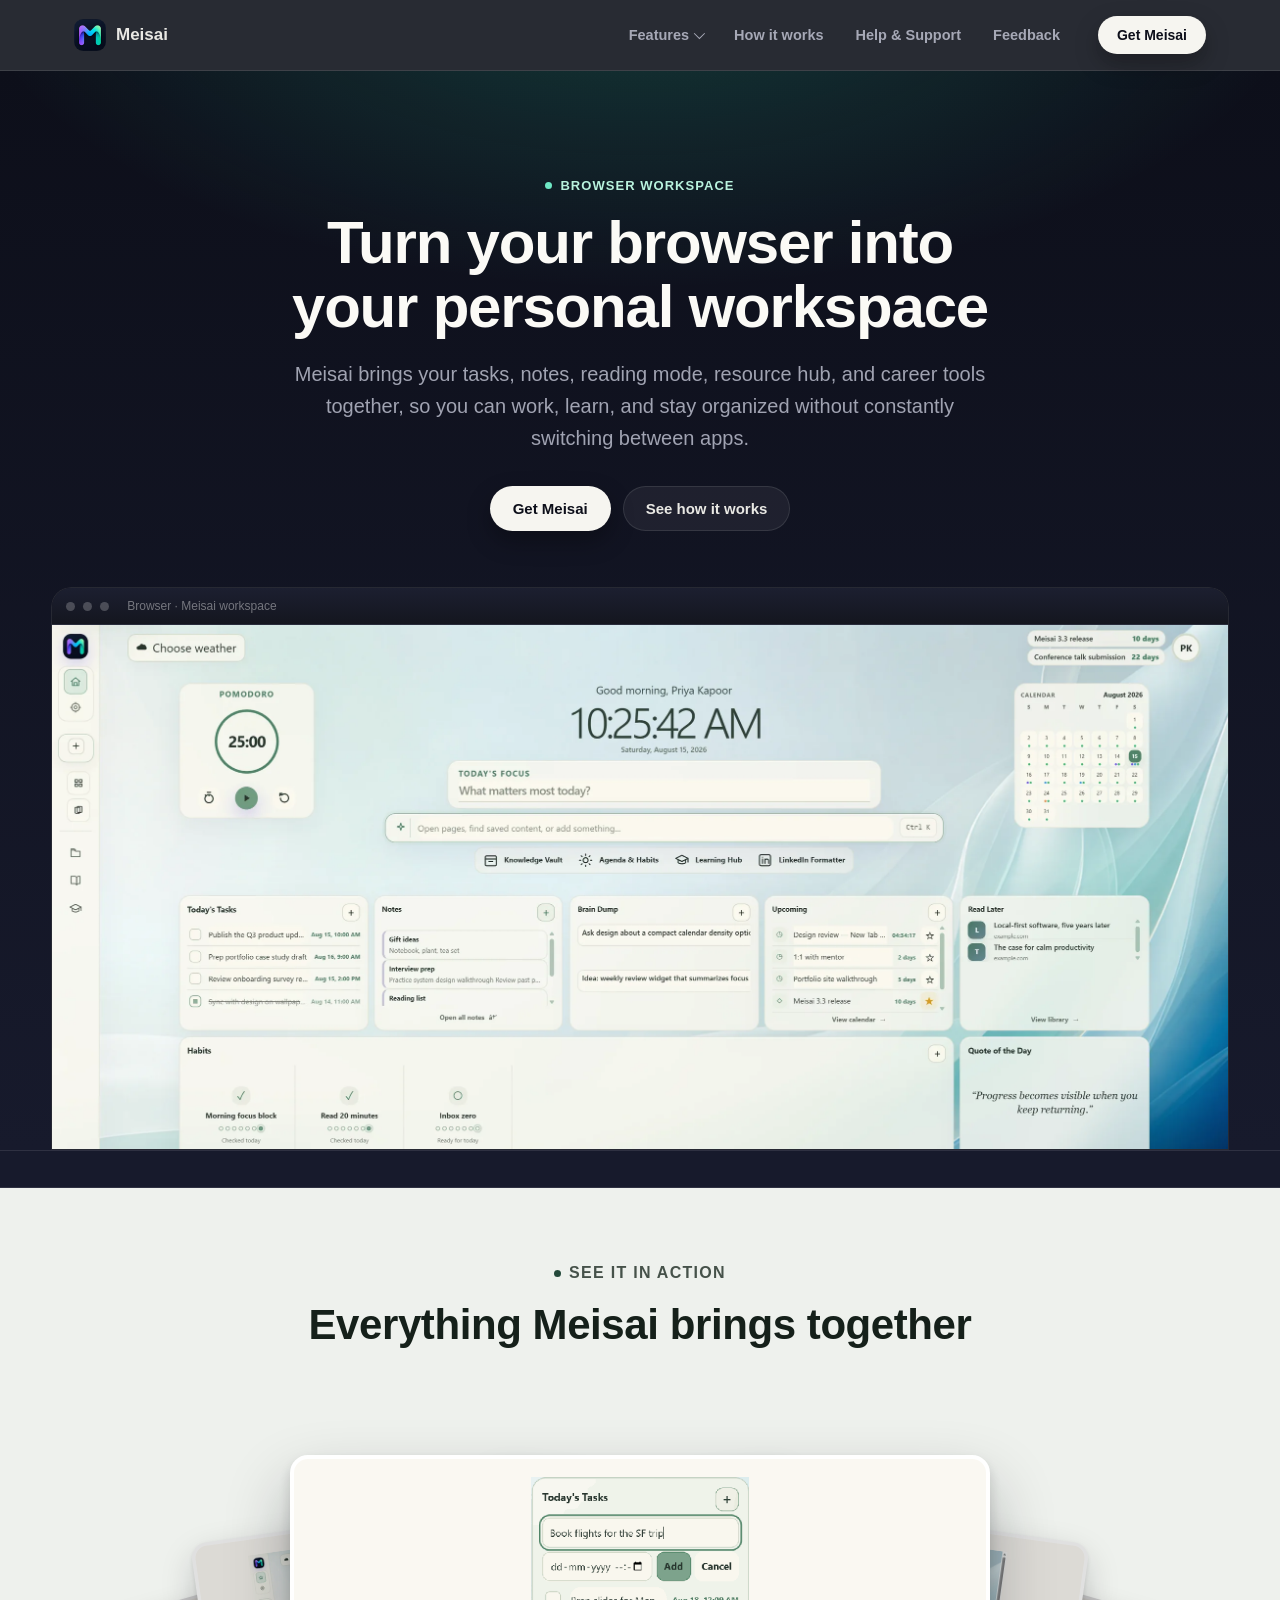
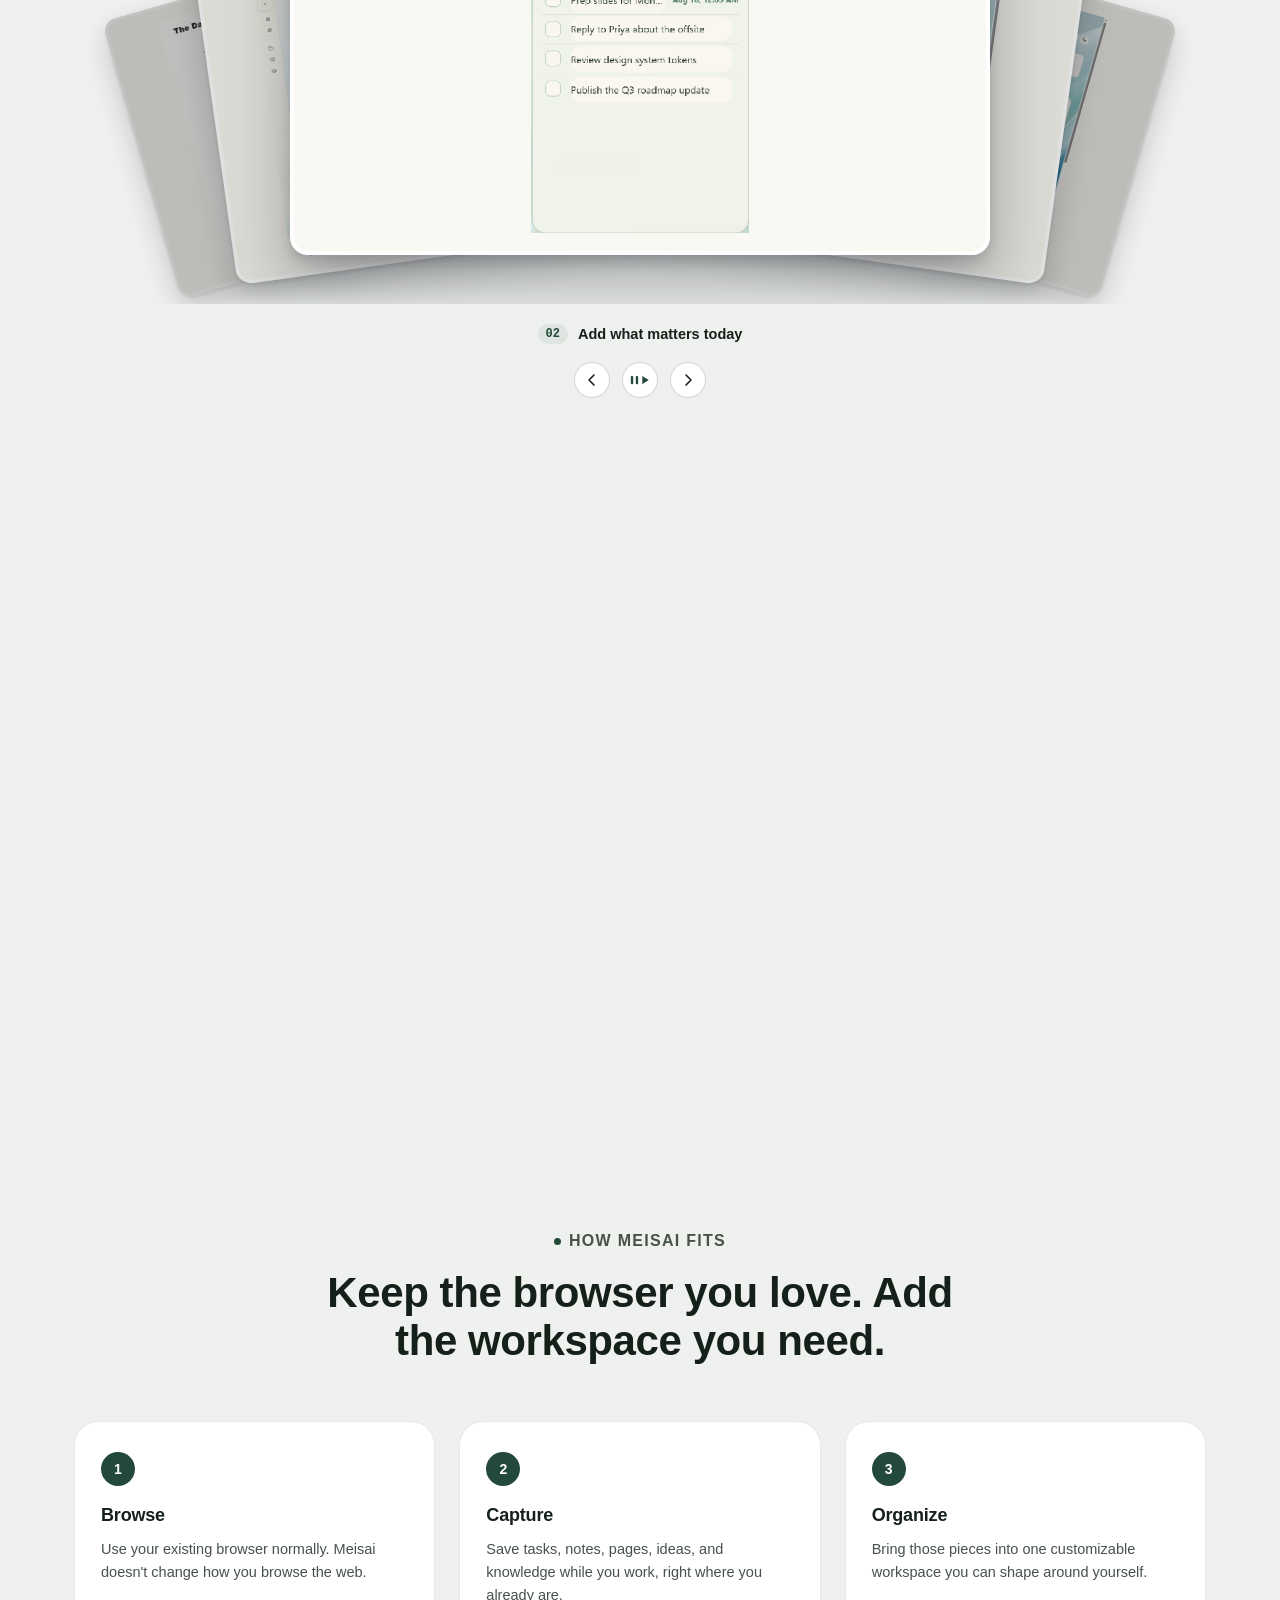
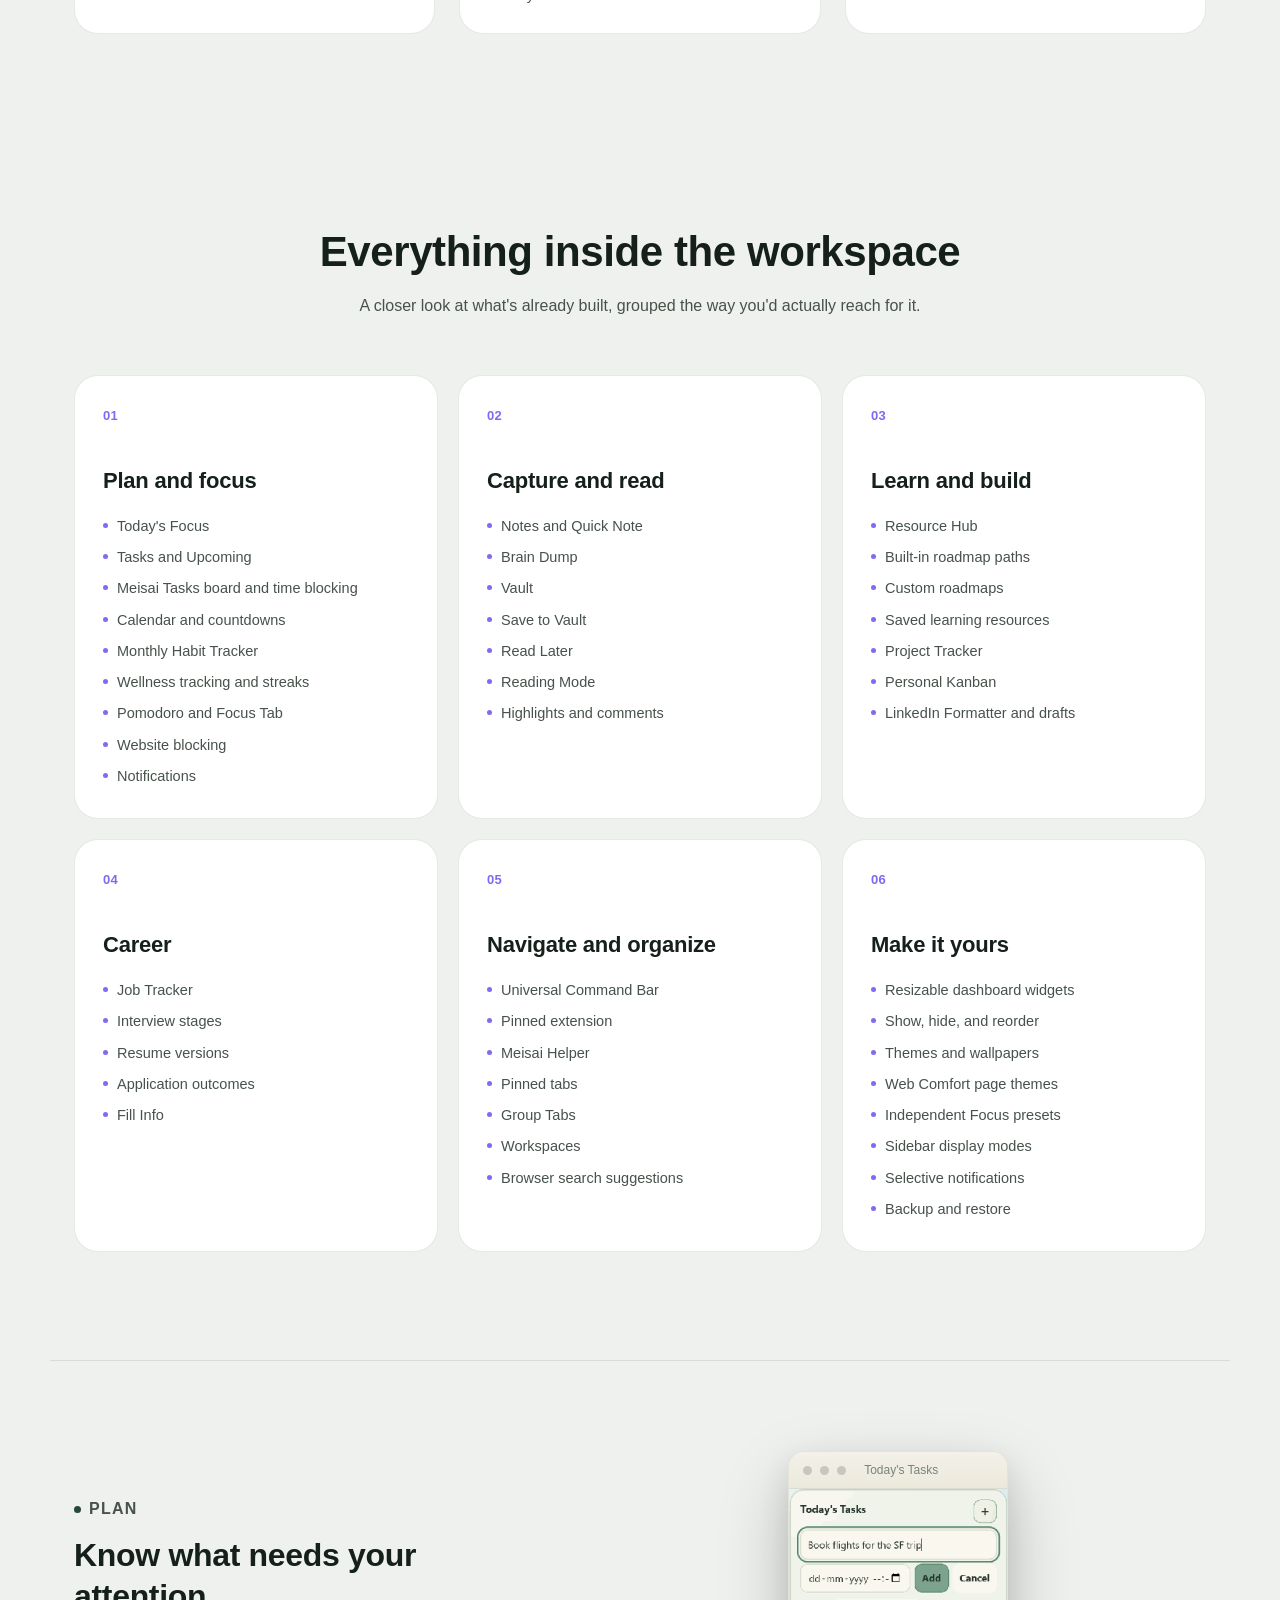
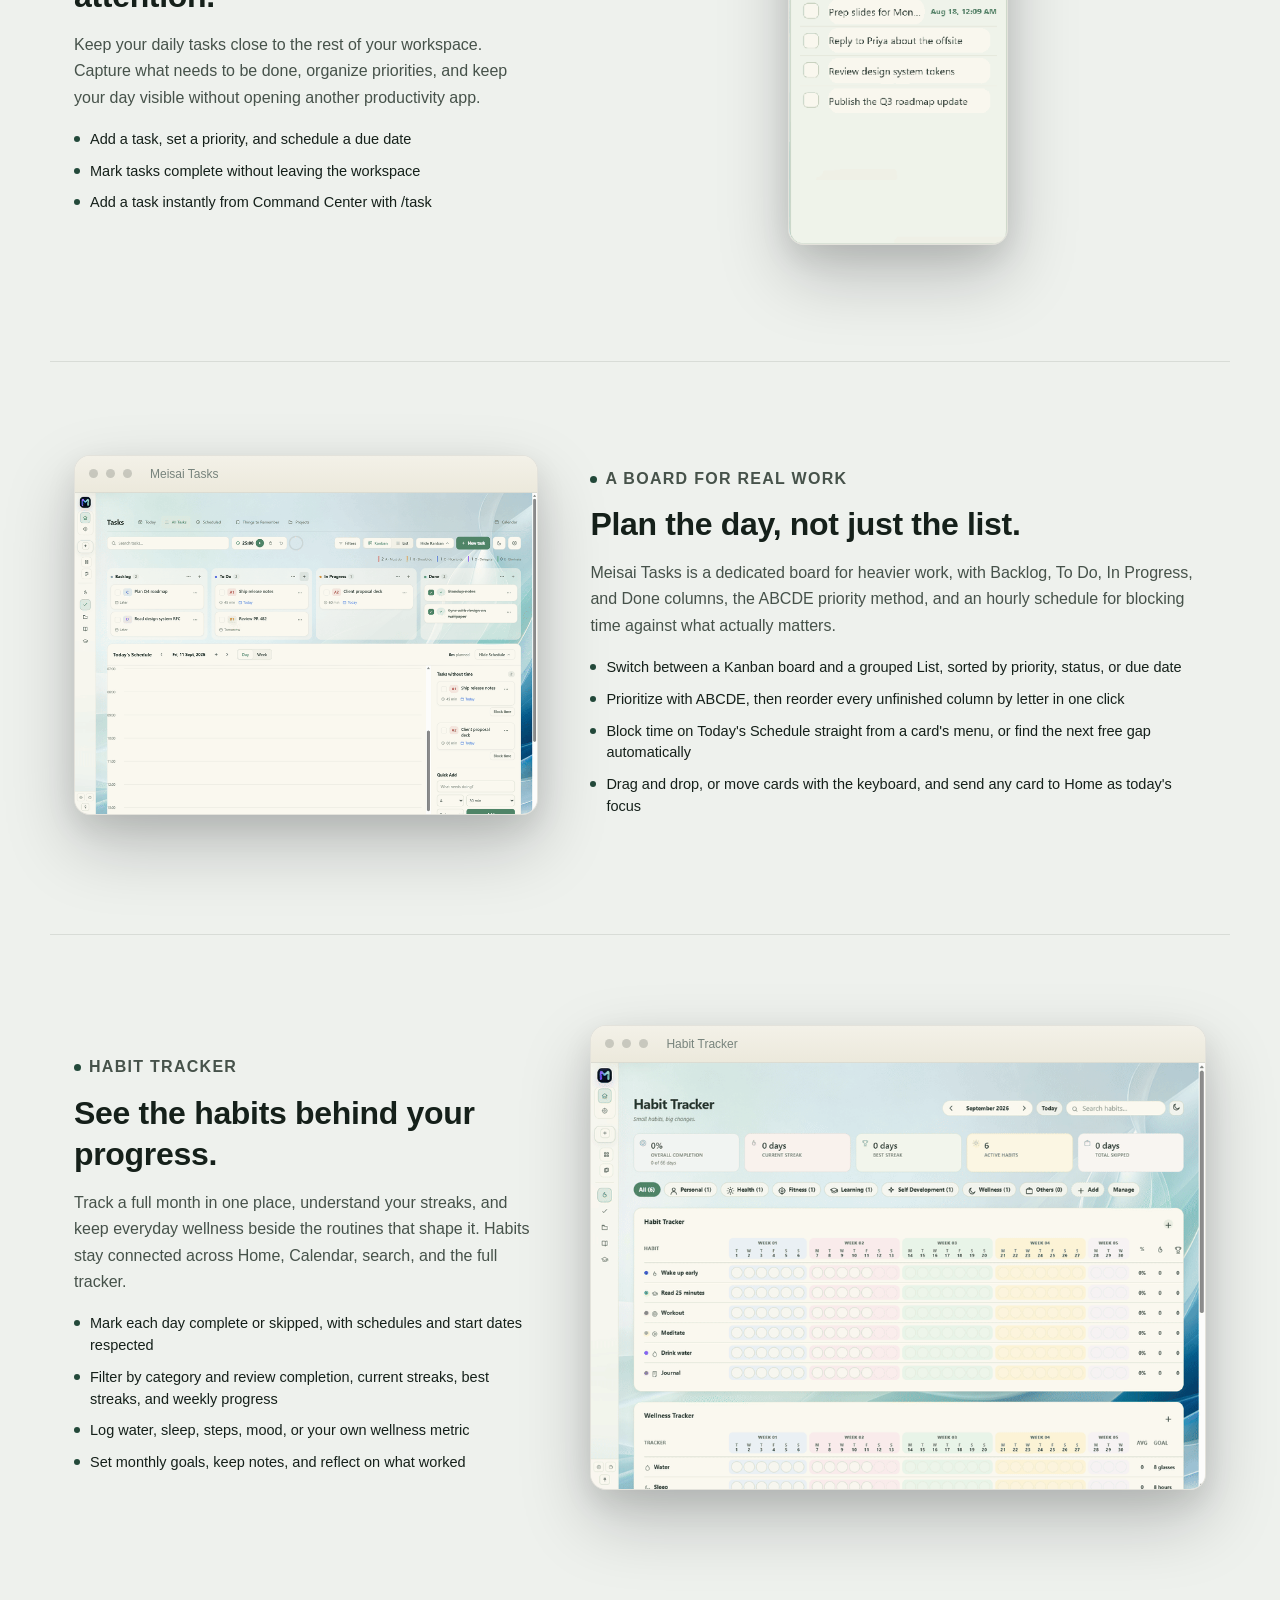
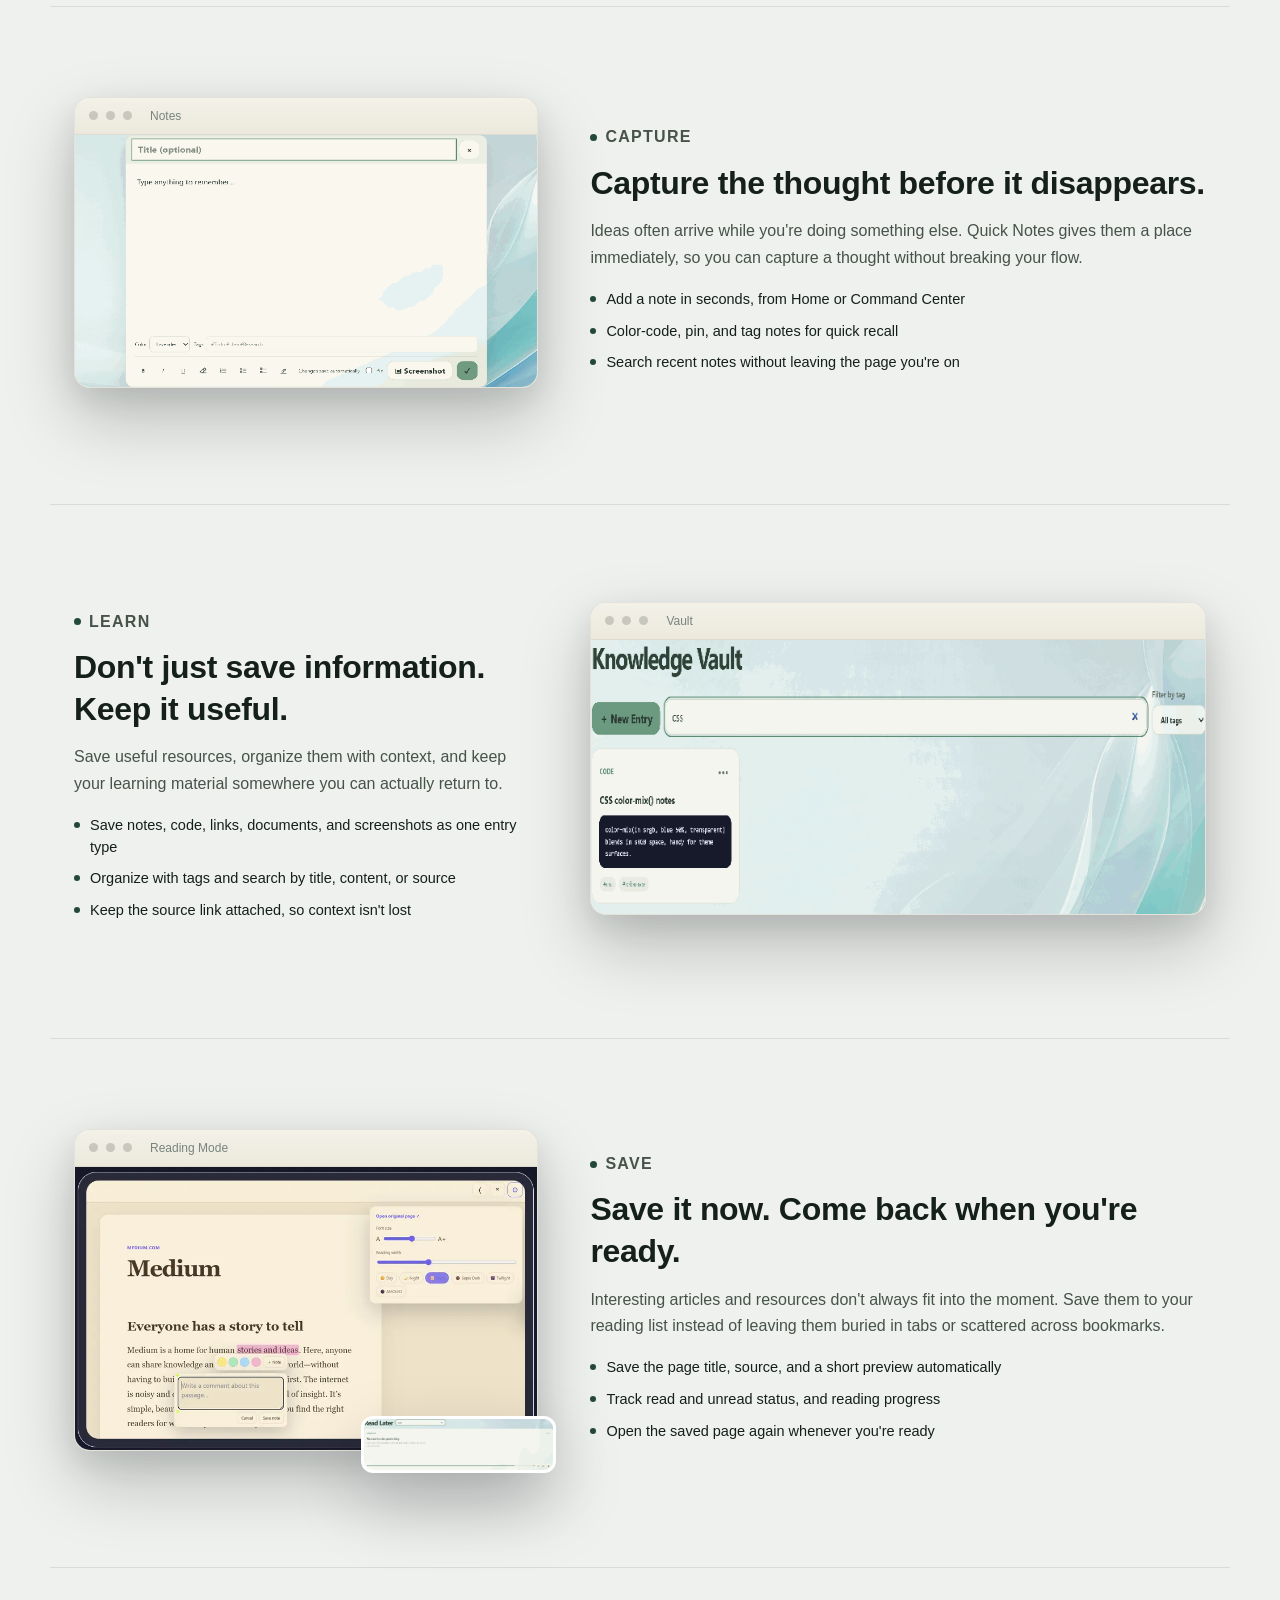
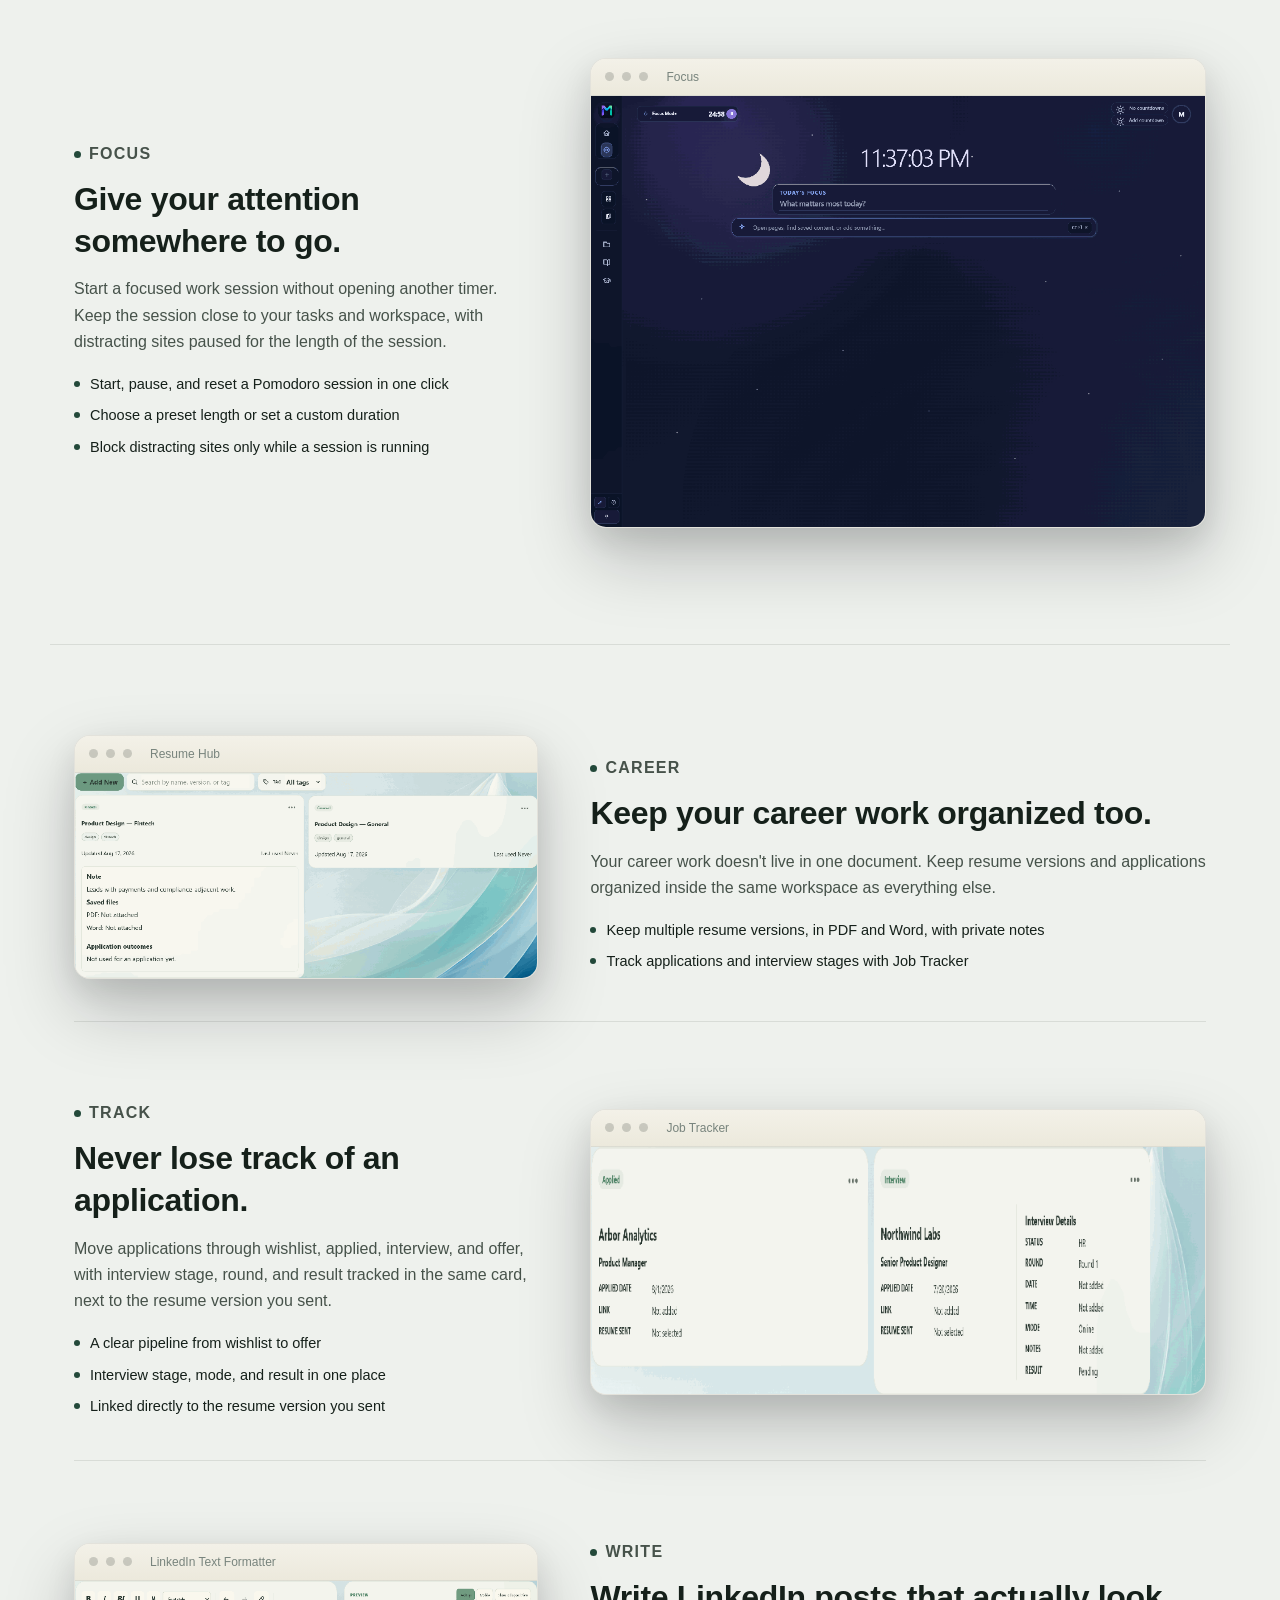
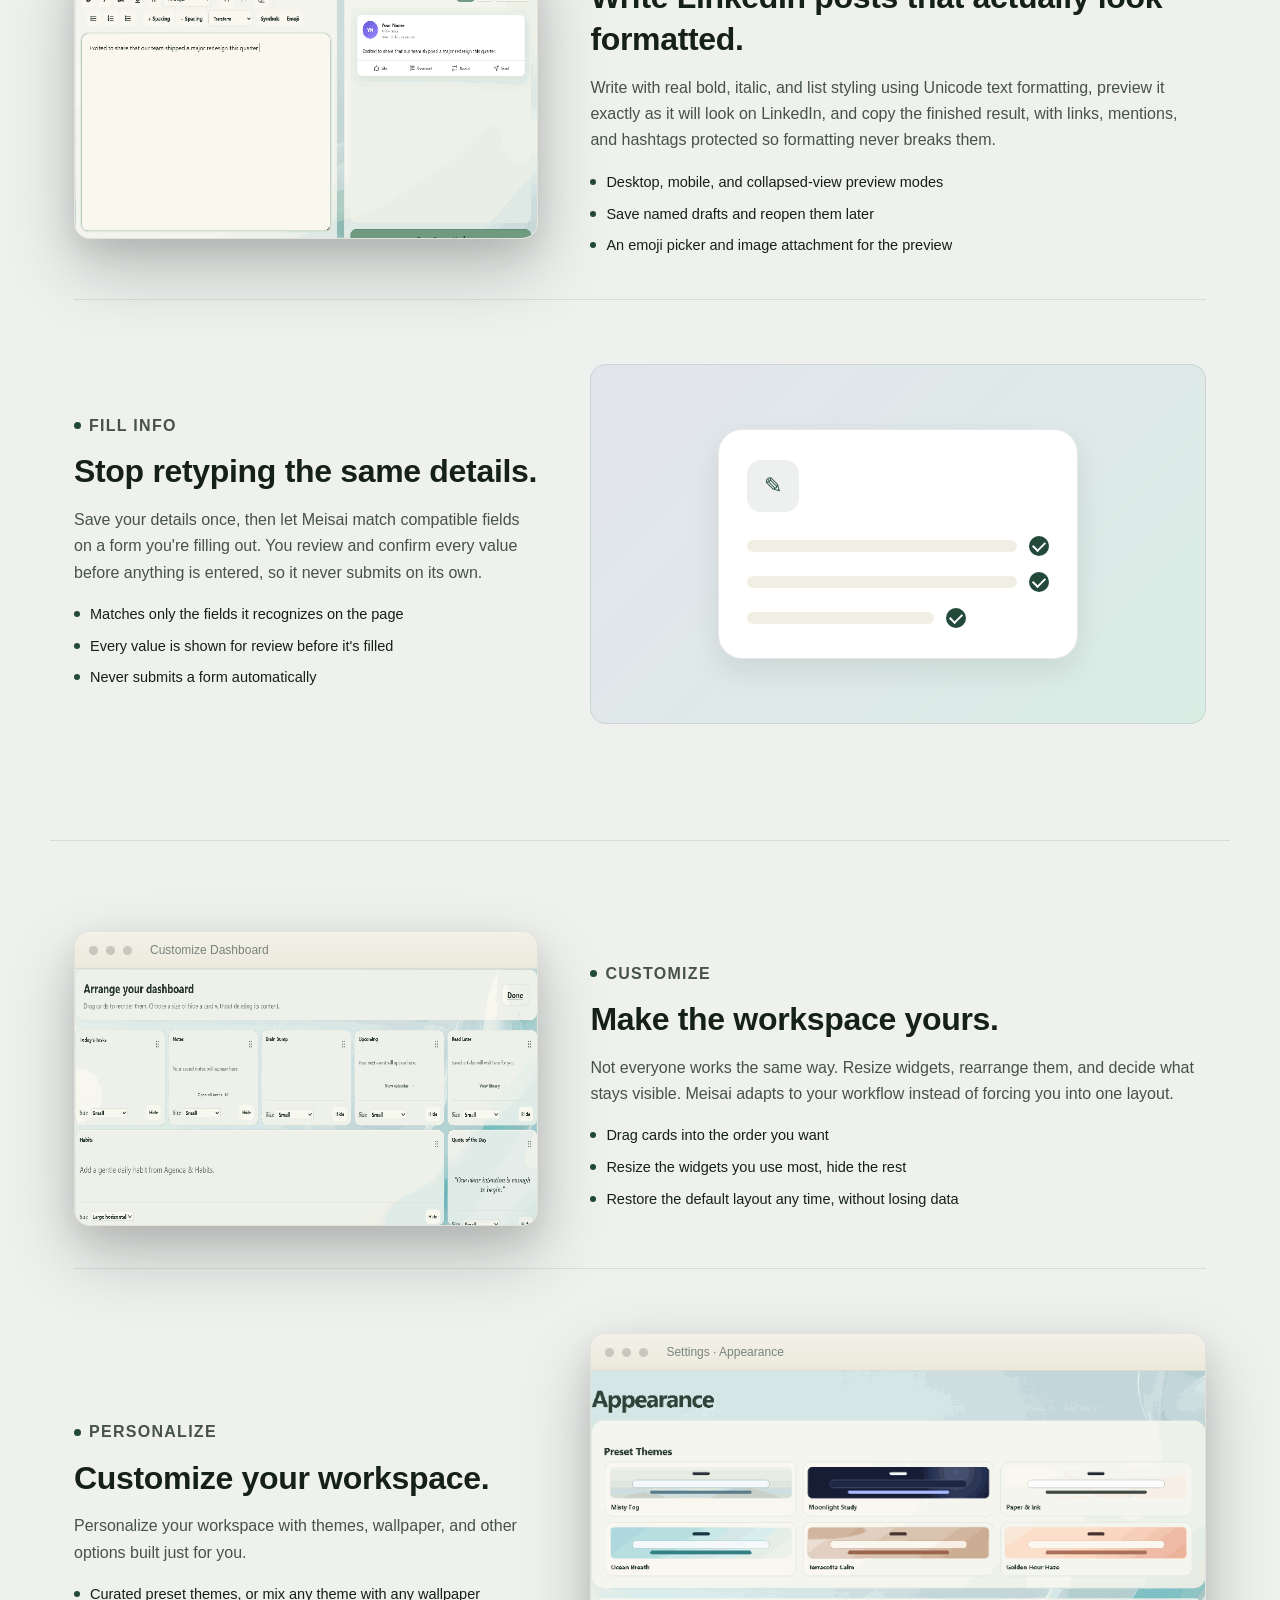
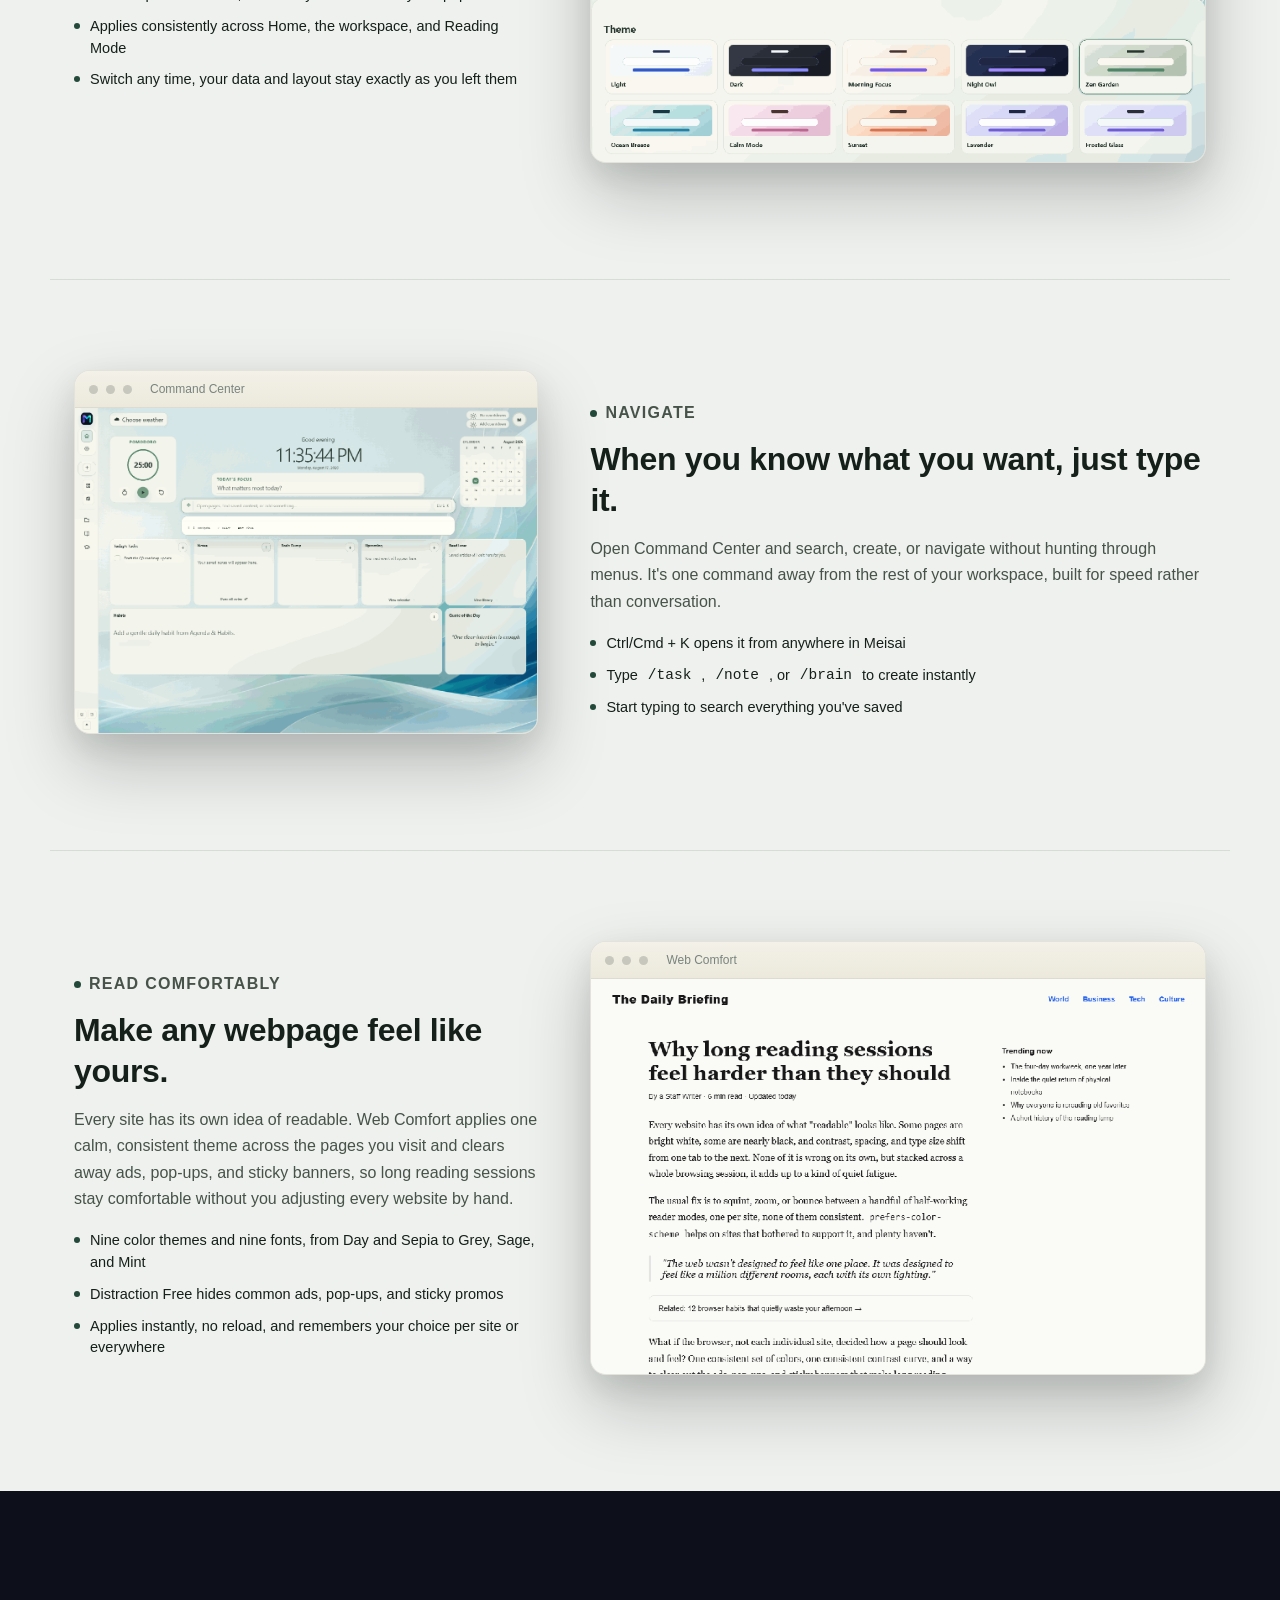
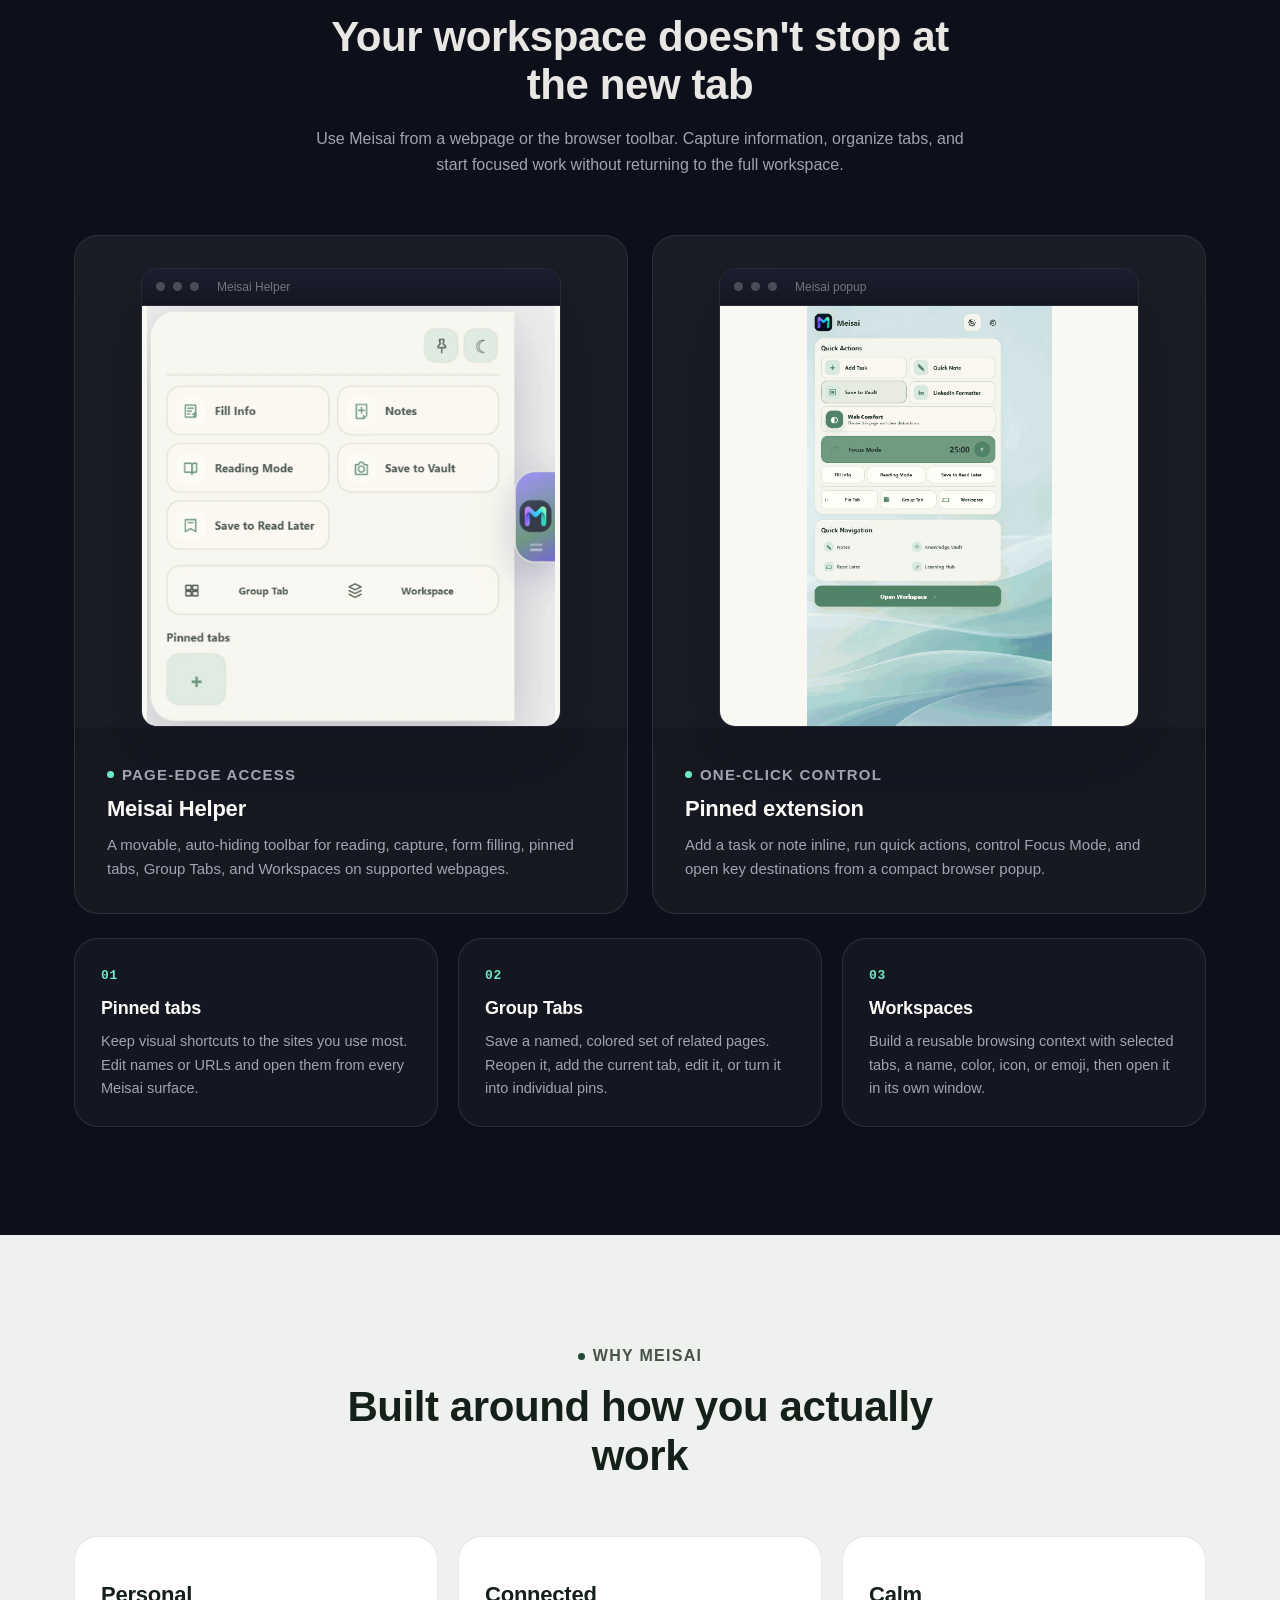
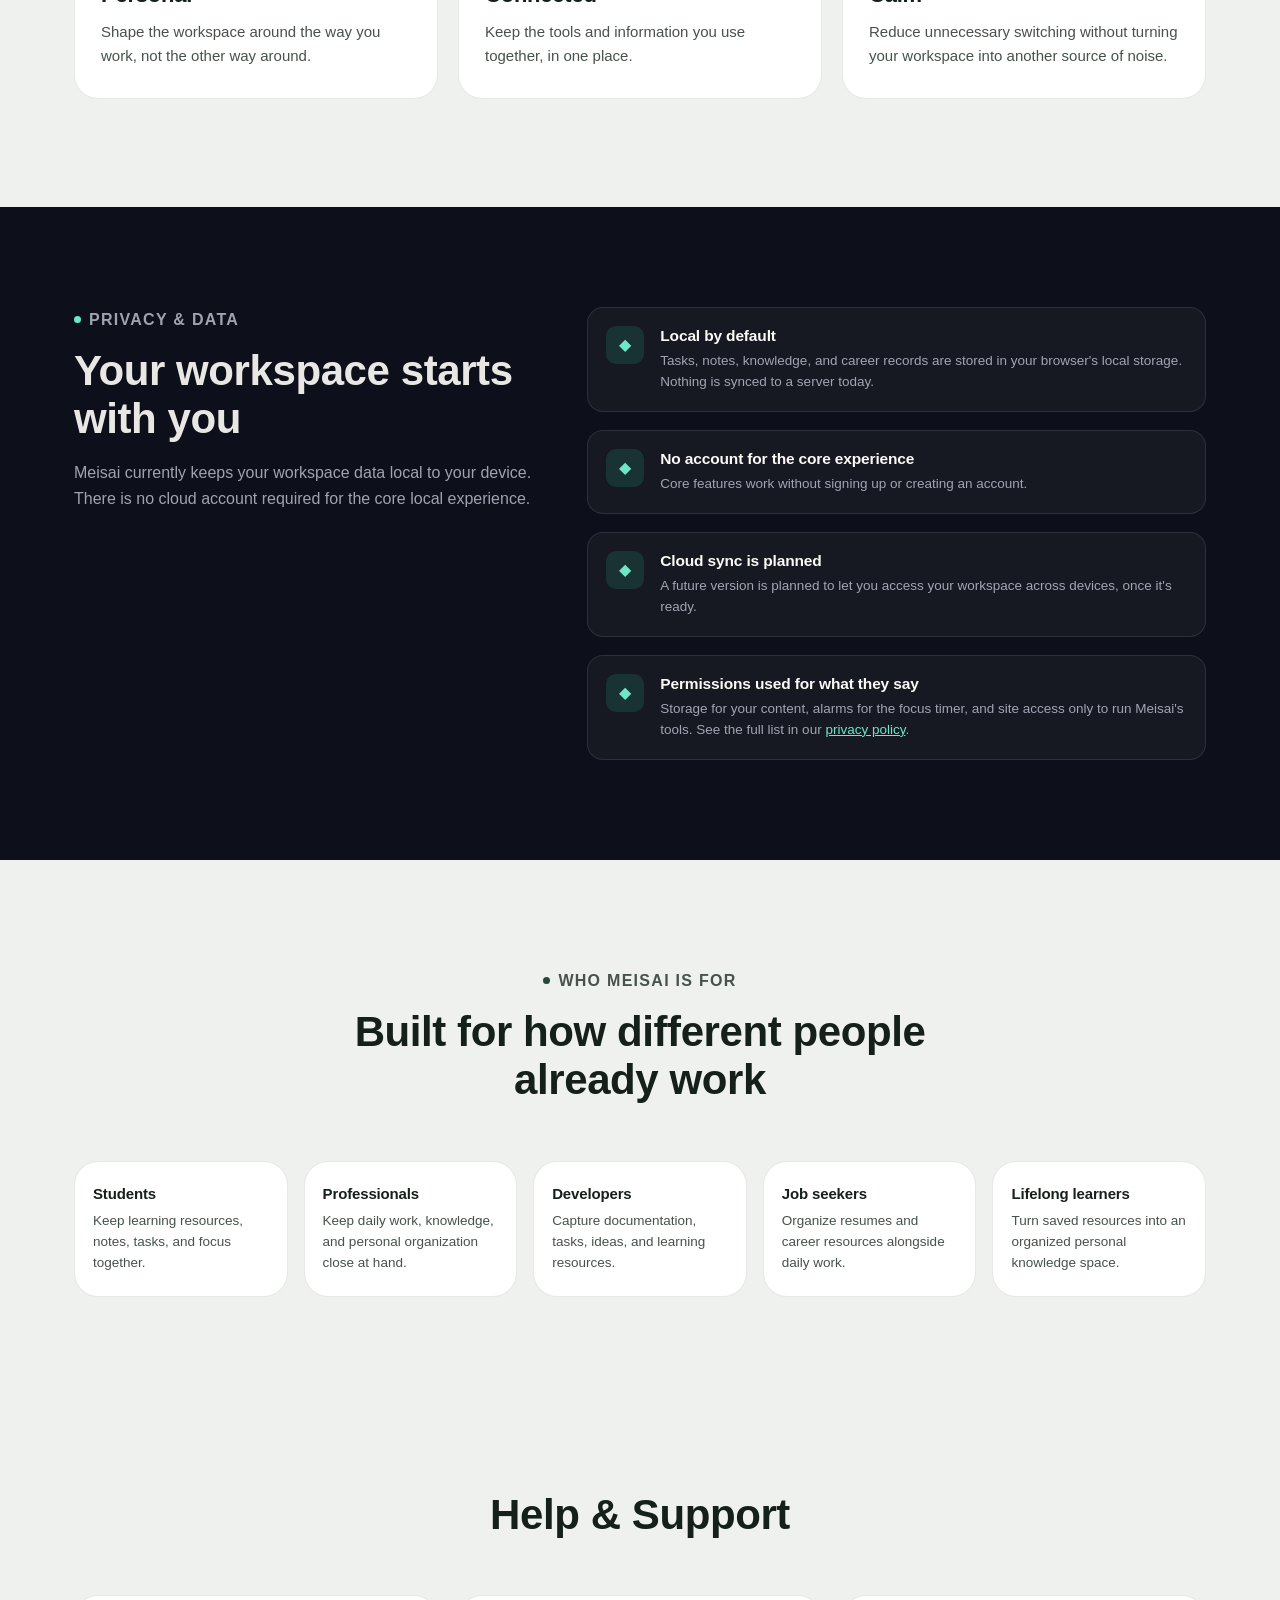
<file: website/index.html>
<!doctype html>
<html lang="en">

<head>
  <meta charset="utf-8">
  <meta name="viewport" content="width=device-width, initial-scale=1">
  <title>Meisai | A Personal Workspace for Your Browser</title>
  <meta name="description"
    content="Meisai adds a personal workspace to your browser for tasks, habits, wellness, notes, habit tracker, reading, focus, and career organization.">
  <meta name="keywords"
    content="browser workspace, personal workspace, productivity workspace, browser productivity, personal knowledge workspace, browser productivity extension, task and notes workspace, focus workspace, knowledge management workspace, career workspace, Meisai, Meisai workspace">
  <meta name="author" content="Meisai">
  <meta name="theme-color" content="#0d0f1a">
  <meta name="robots" content="index, follow, max-image-preview:large">
  <link rel="canonical" href="__SITE_URL__/">
  <link rel="icon" href="assets/meisai-logo.png" type="image/png">
  <link rel="apple-touch-icon" href="assets/meisai-logo.png">
  <link rel="manifest" href="site.webmanifest">
  <link rel="stylesheet" href="styles.css">

  <meta property="og:type" content="website">
  <meta property="og:site_name" content="Meisai">
  <meta property="og:title" content="Meisai | A Personal Workspace for Your Browser">
  <meta property="og:description"
    content="A personal workspace for your browser. Tasks, habit and wellness tracking, notes, reading, focus, and career tools in one place.">
  <meta property="og:url" content="__SITE_URL__/">
  <meta property="og:image" content="__SITE_URL__/assets/meisai-link-preview.png">
  <meta property="og:image:secure_url" content="__SITE_URL__/assets/meisai-link-preview.png">
  <meta property="og:image:type" content="image/png">
  <meta property="og:image:width" content="1674">
  <meta property="og:image:height" content="941">
  <meta property="og:image:alt"
    content="Meisai personal browser workspace with tasks, habits, notes, focus, reading, learning, projects, and career tools">
  <meta name="twitter:card" content="summary_large_image">
  <meta name="twitter:title" content="Meisai | A Personal Workspace for Your Browser">
  <meta name="twitter:description"
    content="A personal workspace for your browser. Tasks, habit and wellness tracking, notes, reading, focus, and career tools in one place.">
  <meta name="twitter:image" content="__SITE_URL__/assets/meisai-link-preview.png">
  <meta name="twitter:image:alt"
    content="Meisai personal browser workspace with tasks, habits, notes, focus, reading, learning, projects, and career tools">

  <script type="application/ld+json">
      {
        "@context": "https://schema.org",
        "@type": "SoftwareApplication",
        "name": "Meisai",
        "url": "__SITE_URL__/",
        "image": { "@type": "ImageObject", "url": "__SITE_URL__/assets/meisai-logo.png", "width": 128, "height": 128 },
        "screenshot": { "@type": "ImageObject", "url": "__SITE_URL__/assets/screens/home-dashboard.webp" },
        "description": "A personal workspace that adds planning, capture, knowledge, reading, focus, and career tools to the browser you already use.",
        "applicationCategory": "BusinessApplication",
        "applicationSubCategory": "Productivity",
        "operatingSystem": "__OPERATING_SYSTEMS__",
        "offers": { "@type": "Offer", "price": "0", "priceCurrency": "USD" },
        "featureList": [
          "Tasks kept close to the rest of the workspace",
          "Meisai Tasks board with Kanban and List views, ABCDE priority, and time blocking",
          "Monthly Habit Tracker with streaks, categories, wellness metrics, goals, and reflection",
          "Quick Notes for capturing thoughts immediately",
          "Vault for saved, organized resources",
          "Read Later for saving pages without losing them in tabs",
          "Focus sessions with a Pomodoro timer",
          "Resume Hub with multiple versions, PDF, and Word",
          "Job Tracker for applications and interview stages",
          "LinkedIn Text Formatter with live preview",
          "Fill Info for review-first form filling",
          "Command Center for fast search and creation",
          "A floating helper available on any webpage",
          "A pinned toolbar popup for quick actions",
          "Web Comfort universal page themes and distraction-free reading",
          "A workspace layout you can resize, rearrange, and customize"
        ]
      }
    </script>
</head>

<body>
  <a class="skip-link" href="#main">Skip to content</a>

  <header class="site-header" data-site-header>
    <div class="container nav-shell">
      <a class="brand" href="./" aria-label="Meisai home">
        <img src="assets/meisai-logo.png" width="32" height="32" alt="">
        <span>Meisai</span>
      </a>
      <button class="nav-toggle" type="button" aria-expanded="false" aria-controls="site-nav" data-nav-toggle>
        <span class="visually-hidden">Open navigation</span>
        <i></i><i></i><i></i>
      </button>
      <nav class="site-nav" id="site-nav" aria-label="Primary navigation" data-site-nav>
        <div class="feature-nav" data-feature-nav>
          <button class="feature-nav__trigger" type="button" aria-expanded="false" aria-controls="feature-nav-panel"
            data-feature-nav-trigger>Features</button>
          <div class="feature-nav__panel" id="feature-nav-panel" data-feature-nav-panel>
            <div>
              <strong>Plan &amp; focus</strong>
              <a href="#feature-tasks">Tasks</a>
              <a href="#feature-meisai-tasks">Meisai Tasks board</a>
              <a href="#feature-habits">Habit Tracker</a>
              <a href="#feature-focus">Focus timer</a>
            </div>
            <div>
              <strong>Capture &amp; learn</strong>
              <a href="#feature-notes">Notes</a>
              <a href="#feature-vault">Vault</a>
              <a href="#feature-reader">Read Later</a>
            </div>
            <div>
              <strong>Career</strong>
              <a href="#feature-career">Resume Hub</a>
              <a href="#feature-jobs">Job Tracker</a>
              <a href="#feature-linkedin">LinkedIn Formatter</a>
              <a href="#feature-fill-info">Fill Info</a>
            </div>
            <div>
              <strong>Workspace</strong>
              <a href="#feature-command">Command Center</a>
              <a href="#feature-customize">Custom workspace</a>
              <a href="#feature-appearance">Themes &amp; wallpapers</a>
              <a href="#feature-webcomfort">Web Comfort</a>
              <a href="#feature-helper">Meisai Helper</a>
              <a href="#feature-popup">Pinned popup</a>
              <a class="feature-nav__all" href="#feature-tasks">See it all →</a>
            </div>
          </div>
        </div>
        <a href="#workflow">How it works</a>
        <a href="#help">Help &amp; Support</a>
        <a href="__FEEDBACK_URL__" target="_blank" rel="noopener noreferrer">Feedback</a>
      </nav>
      <a class="button button--small button--on-navy nav-cta" href="#get-meisai">Get Meisai</a>
    </div>
  </header>

  <main id="main">
    <!-- ================================================================ HERO -->
    <section class="hero">
      <div class="container hero-stack">
        <div class="hero-copy" data-reveal>
          <p class="eyebrow eyebrow--on-navy">Browser workspace</p>
          <h1>Turn your browser into your personal workspace</h1>
          <p class="lede">Meisai brings your tasks, notes, reading mode, resource hub, and career tools together, so you
            can work, learn, and stay organized without constantly switching between apps.</p>
          <div class="hero-actions">
            <a class="button button--on-navy" href="#get-meisai">Get Meisai</a>
            <a class="button button--ghost-on-navy" href="#workflow">See how it works</a>
          </div>

        </div>
      </div>
      <div class="hero-visual" data-reveal>
        <div class="window">
          <div class="window__bar" aria-hidden="true"><i></i><i></i><i></i><span>Browser · Meisai workspace</span></div>
          <img src="assets/screens/home-dashboard.webp" width="2400" height="1500"
            alt="Meisai workspace open inside the browser, showing tasks, notes, brain dump, upcoming events, read later, habits, and a focus timer"
            fetchpriority="high" decoding="async">
        </div>
      </div>
    </section>

    <!-- ================================================================ STATUS BAR -->
    <div class="status-bar">
      <div class="container">

      </div>
    </div>

    <!-- ================================================================ PRODUCT DEMO -->
    <section class="section section--tight">
      <div class="container">
        <div class="section-heading section-heading--center" data-reveal>
          <p class="eyebrow">See it in action</p>
          <h2>Everything Meisai brings together</h2>
        </div>
        <div class="deck" data-deck aria-label="Meisai workspace walkthrough" data-reveal>
          <div class="deck__stage" data-deck-stage>
            <button class="deck__card" type="button" data-deck-card data-deck-go="0"
              data-deck-label="Open the workspace"><img src="assets/screens/home-dashboard.webp"
                alt="Open the workspace" loading="lazy"></button>
            <button class="deck__card" type="button" data-deck-card data-deck-go="1"
              data-deck-label="Add what matters today"><img src="assets/screens/tasks-demo.gif"
                alt="Adding a task to Today's Tasks and checking it off" loading="lazy"></button>
            <button class="deck__card" type="button" data-deck-card data-deck-go="2"
              data-deck-label="Plan a board, then block the time"><img src="assets/screens/tasks-board-demo.gif"
                alt="Adding cards to the Meisai Tasks Kanban board and blocking time for them on Today's Schedule"
                loading="lazy"></button>
            <button class="deck__card" type="button" data-deck-card data-deck-go="3"
              data-deck-label="Build a streak that shows itself"><img src="assets/screens/habits-demo.gif"
                alt="Adding habits to the Habit Tracker and checking off days across the month" loading="lazy"></button>
            <button class="deck__card" type="button" data-deck-card data-deck-go="4"
              data-deck-label="Catch a thought before it slips"><img src="assets/screens/notes-demo.gif"
                alt="Creating a new note in Notes" loading="lazy"></button>
            <button class="deck__card" type="button" data-deck-card data-deck-go="5"
              data-deck-label="Keep the page, not just the tab"><img src="assets/screens/readlater-demo.gif"
                alt="Filtering saved articles in Read Later" loading="lazy"></button>
            <button class="deck__card" type="button" data-deck-card data-deck-go="6" data-deck-label="Open Vault"><img
                src="assets/screens/vault-demo.gif" alt="Searching entries in Vault" loading="lazy"></button>
            <button class="deck__card" type="button" data-deck-card data-deck-go="7"
              data-deck-label="Start a focus session"><img src="assets/screens/focus-demo.gif"
                alt="Start a focus session" loading="lazy"></button>
            <button class="deck__card" type="button" data-deck-card data-deck-go="8"
              data-deck-label="Keep resume versions ready"><img src="assets/screens/resume-demo.gif"
                alt="Opening a saved resume version in Resume Hub" loading="lazy"></button>
            <button class="deck__card" type="button" data-deck-card data-deck-go="9"
              data-deck-label="Track an application"><img src="assets/screens/jobs-demo.gif"
                alt="Adding a new application to the Job Tracker" loading="lazy"></button>
            <button class="deck__card" type="button" data-deck-card data-deck-go="10"
              data-deck-label="Write a LinkedIn post"><img src="assets/screens/linkedin-demo.gif"
                alt="Typing a LinkedIn post with a live formatted preview" loading="lazy"></button>
            <button class="deck__card" type="button" data-deck-card data-deck-go="11"
              data-deck-label="Rearrange widgets"><img src="assets/screens/customize-demo.gif"
                alt="Resizing a dashboard widget to large" loading="lazy"></button>
            <button class="deck__card" type="button" data-deck-card data-deck-go="12"
              data-deck-label="Open Command Center"><img src="assets/screens/command-demo.gif"
                alt="Focusing the Command Center search bar" loading="lazy"></button>
            <button class="deck__card" type="button" data-deck-card data-deck-go="13"
              data-deck-label="Follow you across the web"><img src="assets/screens/helper-panel.webp"
                alt="Meisai Helper" loading="lazy"></button>
            <button class="deck__card" type="button" data-deck-card data-deck-go="14"
              data-deck-label="Reach for the pinned popup"><img src="assets/screens/popup-demo.gif"
                alt="Starting Focus Mode from the pinned extension popup" loading="lazy"></button>
            <button class="deck__card" type="button" data-deck-card data-deck-go="15"
              data-deck-label="Theme any page, clear the clutter"><img src="assets/screens/web-comfort-demo.gif"
                alt="Web Comfort cycling a webpage through Day, Night, Sepia, Twilight, and AMOLED themes while hiding ads and a newsletter popup"
                loading="lazy"></button>
          </div>
          <p class="deck__caption"><span data-deck-index>01</span><span data-deck-caption>Open the workspace</span></p>
          <div class="deck__controls">
            <button class="deck__nav" type="button" data-deck-prev aria-label="Previous">
              <svg width="16" height="16" viewBox="0 0 16 16" fill="none" aria-hidden="true">
                <path d="M10 3L5 8l5 5" stroke="currentColor" stroke-width="1.6" stroke-linecap="round"
                  stroke-linejoin="round" />
              </svg>
            </button>
            <button class="deck__play" type="button" data-deck-play aria-label="Pause autoplay" aria-pressed="true">
              <svg data-deck-icon-pause width="12" height="12" viewBox="0 0 12 12" fill="none" aria-hidden="true">
                <rect x="2" y="1.5" width="2.6" height="9" rx="1" fill="currentColor" />
                <rect x="7.4" y="1.5" width="2.6" height="9" rx="1" fill="currentColor" />
              </svg>
              <svg data-deck-icon-play width="12" height="12" viewBox="0 0 12 12" fill="none" aria-hidden="true" hidden>
                <path d="M2.5 1.5l7 4.5-7 4.5v-9z" fill="currentColor" />
              </svg>
            </button>
            <button class="deck__nav" type="button" data-deck-next aria-label="Next">
              <svg width="16" height="16" viewBox="0 0 16 16" fill="none" aria-hidden="true">
                <path d="M6 3l5 5-5 5" stroke="currentColor" stroke-width="1.6" stroke-linecap="round"
                  stroke-linejoin="round" />
              </svg>
            </button>
          </div>
        </div>
      </div>
    </section>

    <!-- ================================================================ YOUR BROWSER ALREADY DOES A LOT -->
    <section class="section" id="why">
      <div class="container">
        <div class="section-heading section-heading--center" data-reveal>
          <p class="eyebrow">Why Meisai exists</p>
          <h2>Your browser helps you browse. Your day needs more than browsing.</h2>
          <p>Your work, learning, ideas, reading, tasks, and career resources are scattered across different tools.
            Meisai brings them closer together by adding a personal workspace to the browser you already use, so
            everything you need throughout the day is right where you need it.</p>
        </div>
        <div class="equation" data-reveal>
          <div class="equation__item">
            <strong>Browser</strong>
            <p>Web · Tabs · Bookmarks · History</p>
          </div>
          <div class="equation__op" aria-hidden="true">+</div>
          <div class="equation__item">
            <strong>Meisai</strong>
            <p>Tasks · Notes · Knowledge · Reading · Focus · Career</p>
          </div>
          <div class="equation__op" aria-hidden="true">=</div>
          <div class="equation__item equation__item--result">
            <strong>One workspace</strong>
            <p>Everything closer to where the work already happens.</p>
          </div>
        </div>
      </div>
    </section>

    <!-- ================================================================ HOW MEISAI FITS -->
    <section class="section section--tight" id="workflow">
      <div class="container">
        <div class="section-heading section-heading--center" data-reveal>
          <p class="eyebrow">How Meisai fits</p>
          <h2>Keep the browser you love. Add the workspace you need.</h2>
        </div>
        <div class="steps">
          <div class="step" data-reveal>
            <h3>Browse</h3>
            <p>Use your existing browser normally. Meisai doesn't change how you browse the web.</p>
          </div>
          <div class="step" data-reveal>
            <h3>Capture</h3>
            <p>Save tasks, notes, pages, ideas, and knowledge while you work, right where you already are.</p>
          </div>
          <div class="step" data-reveal>
            <h3>Organize</h3>
            <p>Bring those pieces into one customizable workspace you can shape around yourself.</p>
          </div>
        </div>
      </div>
    </section>

    <!-- ================================================================ CAPABILITIES -->
    <section class="section" id="capabilities">
      <div class="container">
        <div class="section-heading section-heading--center" data-reveal>
          <h2>Everything inside the workspace</h2>
          <p>A closer look at what's already built, grouped the way you'd actually reach for it.</p>
        </div>
        <div class="capability-grid">
          <article class="capability-card" data-reveal>
            <span class="capability-card__num">01</span>
            <h3>Plan and focus</h3>
            <ul>
              <li>Today's Focus</li>
              <li>Tasks and Upcoming</li>
              <li>Meisai Tasks board and time blocking</li>
              <li>Calendar and countdowns</li>
              <li>Monthly Habit Tracker</li>
              <li>Wellness tracking and streaks</li>
              <li>Pomodoro and Focus Tab</li>
              <li>Website blocking</li>
              <li>Notifications</li>
            </ul>
          </article>
          <article class="capability-card" data-reveal>
            <span class="capability-card__num">02</span>
            <h3>Capture and read</h3>
            <ul>
              <li>Notes and Quick Note</li>
              <li>Brain Dump</li>
              <li>Vault</li>
              <li>Save to Vault</li>
              <li>Read Later</li>
              <li>Reading Mode</li>
              <li>Highlights and comments</li>
            </ul>
          </article>
          <article class="capability-card" data-reveal>
            <span class="capability-card__num">03</span>
            <h3>Learn and build</h3>
            <ul>
              <li>Resource Hub</li>
              <li>Built-in roadmap paths</li>
              <li>Custom roadmaps</li>
              <li>Saved learning resources</li>
              <li>Project Tracker</li>
              <li>Personal Kanban</li>
              <li>LinkedIn Formatter and drafts</li>
            </ul>
          </article>
          <article class="capability-card" data-reveal>
            <span class="capability-card__num">04</span>
            <h3>Career</h3>
            <ul>
              <li>Job Tracker</li>
              <li>Interview stages</li>
              <li>Resume versions</li>
              <li>Application outcomes</li>
              <li>Fill Info</li>
            </ul>
          </article>
          <article class="capability-card" data-reveal>
            <span class="capability-card__num">05</span>
            <h3>Navigate and organize</h3>
            <ul>
              <li>Universal Command Bar</li>
              <li>Pinned extension</li>
              <li>Meisai Helper</li>
              <li>Pinned tabs</li>
              <li>Group Tabs</li>
              <li>Workspaces</li>
              <li>Browser search suggestions</li>
            </ul>
          </article>
          <article class="capability-card" data-reveal>
            <span class="capability-card__num">06</span>
            <h3>Make it yours</h3>
            <ul>
              <li>Resizable dashboard widgets</li>
              <li>Show, hide, and reorder</li>
              <li>Themes and wallpapers</li>
              <li>Web Comfort page themes</li>
              <li>Independent Focus presets</li>
              <li>Sidebar display modes</li>
              <li>Selective notifications</li>
              <li>Backup and restore</li>
            </ul>
          </article>
        </div>
      </div>
    </section>

    <!-- ================================================================ CORE SHOWCASE: TASKS -->
    <section class="feature-group container">
      <div class="feature-block" id="feature-tasks" data-reveal>
        <div class="feature-block__copy">
          <p class="eyebrow">Plan</p>
          <h3 style="font-size:32px;margin-top:12px;">Know what needs your attention.</h3>
          <p>Keep your daily tasks close to the rest of your workspace. Capture what needs to be done, organize
            priorities, and keep your day visible without opening another productivity app.</p>
          <ul class="feature-block__list">
            <li>Add a task, set a priority, and schedule a due date</li>
            <li>Mark tasks complete without leaving the workspace</li>
            <li>Add a task instantly from Command Center with /task</li>
          </ul>
        </div>
        <div class="feature-block__media feature-block__media--compact">
          <div class="window">
            <div class="window__bar" aria-hidden="true"><i></i><i></i><i></i><span>Today's Tasks</span></div>
            <img src="assets/screens/tasks-demo.gif" width="300" height="488"
              alt="Adding a task to Today's Tasks and checking it off" loading="lazy" decoding="async">
          </div>
        </div>
      </div>
    </section>

    <!-- ================================================================ NEW: MEISAI TASKS BOARD -->
    <section class="feature-group container">
      <div class="feature-block feature-block--reverse" id="feature-meisai-tasks" data-reveal>
        <div class="feature-block__copy">
          <p class="eyebrow">A board for real work</p>
          <h3 style="font-size:32px;margin-top:12px;">Plan the day, not just the list.</h3>
          <p>Meisai Tasks is a dedicated board for heavier work, with Backlog, To Do, In Progress, and Done columns, the
            ABCDE priority method, and an hourly schedule for blocking time against what actually matters.</p>
          <ul class="feature-block__list">
            <li>Switch between a Kanban board and a grouped List, sorted by priority, status, or due date</li>
            <li>Prioritize with ABCDE, then reorder every unfinished column by letter in one click</li>
            <li>Block time on Today's Schedule straight from a card's menu, or find the next free gap automatically</li>
            <li>Drag and drop, or move cards with the keyboard, and send any card to Home as today's focus</li>
          </ul>
        </div>
        <div class="feature-block__media">
          <div class="window">
            <div class="window__bar" aria-hidden="true"><i></i><i></i><i></i><span>Meisai Tasks</span></div>
            <img src="assets/screens/tasks-board-demo.gif" width="900" height="625"
              alt="Adding cards to the Meisai Tasks Kanban board and blocking time for them on Today's Schedule"
              loading="lazy" decoding="async">
          </div>
        </div>
      </div>
    </section>

    <!-- ================================================================ NEW: HABIT TRACKER -->
    <section class="feature-group container">
      <div class="feature-block" id="feature-habits" data-reveal>
        <div class="feature-block__copy">
          <p class="eyebrow">Habit tracker</p>
          <h3 style="font-size:32px;margin-top:12px;">See the habits behind your progress.</h3>
          <p>Track a full month in one place, understand your streaks, and keep everyday wellness beside the routines
            that shape it. Habits stay connected across Home, Calendar, search, and the full tracker.</p>
          <ul class="feature-block__list">
            <li>Mark each day complete or skipped, with schedules and start dates respected</li>
            <li>Filter by category and review completion, current streaks, best streaks, and weekly progress</li>
            <li>Log water, sleep, steps, mood, or your own wellness metric</li>
            <li>Set monthly goals, keep notes, and reflect on what worked</li>
          </ul>
        </div>
        <div class="feature-block__media">
          <div class="window">
            <div class="window__bar" aria-hidden="true"><i></i><i></i><i></i><span>Habit Tracker</span></div>
            <img src="assets/screens/habits-demo.gif" width="900" height="625"
              alt="Adding habits to the Habit Tracker and checking off days across the month" loading="lazy"
              decoding="async">
          </div>
        </div>
      </div>
    </section>

    <!-- ================================================================ CORE SHOWCASE: NOTES -->
    <section class="feature-group container">
      <div class="feature-block feature-block--reverse" id="feature-notes" data-reveal>
        <div class="feature-block__copy">
          <p class="eyebrow">Capture</p>
          <h3 style="font-size:32px;margin-top:12px;">Capture the thought before it disappears.</h3>
          <p>Ideas often arrive while you're doing something else. Quick Notes gives them a place immediately, so you
            can capture a thought without breaking your flow.</p>
          <ul class="feature-block__list">
            <li>Add a note in seconds, from Home or Command Center</li>
            <li>Color-code, pin, and tag notes for quick recall</li>
            <li>Search recent notes without leaving the page you're on</li>
          </ul>
        </div>
        <div class="feature-block__media">
          <div class="window">
            <div class="window__bar" aria-hidden="true"><i></i><i></i><i></i><span>Notes</span></div>
            <img src="assets/screens/notes-demo.gif" width="760" height="414" alt="Creating a new note in Notes"
              loading="lazy" decoding="async">
          </div>
        </div>
      </div>
    </section>

    <!-- ================================================================ CORE SHOWCASE: VAULT -->
    <section class="feature-group container">
      <div class="feature-block" id="feature-vault" data-reveal>
        <div class="feature-block__copy">
          <p class="eyebrow">Learn</p>
          <h3 style="font-size:32px;margin-top:12px;">Don't just save information. Keep it useful.</h3>
          <p>Save useful resources, organize them with context, and keep your learning material somewhere you can
            actually return to.</p>
          <ul class="feature-block__list">
            <li>Save notes, code, links, documents, and screenshots as one entry type</li>
            <li>Organize with tags and search by title, content, or source</li>
            <li>Keep the source link attached, so context isn't lost</li>
          </ul>
        </div>
        <div class="feature-block__media">
          <div class="window">
            <div class="window__bar" aria-hidden="true"><i></i><i></i><i></i><span>Vault</span></div>
            <img src="assets/screens/vault-demo.gif" width="760" height="339" alt="Searching entries in Vault"
              loading="lazy" decoding="async">
          </div>
        </div>
      </div>
    </section>

    <!-- ================================================================ CORE SHOWCASE: READ LATER -->
    <section class="feature-group container">
      <div class="feature-block feature-block--reverse" id="feature-reader" data-reveal>
        <div class="feature-block__copy">
          <p class="eyebrow">Save</p>
          <h3 style="font-size:32px;margin-top:12px;">Save it now. Come back when you're ready.</h3>
          <p>Interesting articles and resources don't always fit into the moment. Save them to your reading list instead
            of leaving them buried in tabs or scattered across bookmarks.</p>
          <ul class="feature-block__list">
            <li>Save the page title, source, and a short preview automatically</li>
            <li>Track read and unread status, and reading progress</li>
            <li>Open the saved page again whenever you're ready</li>
          </ul>
        </div>
        <div class="feature-block__media">
          <div class="window">
            <div class="window__bar" aria-hidden="true"><i></i><i></i><i></i><span>Reading Mode</span></div>
            <img src="assets/screens/reader-annotate.webp" width="1600" height="1157"
              alt="Reading Mode with a passage highlighted and a comment being added" loading="lazy" decoding="async">
          </div>
          <div class="feature-callout">
            <img src="assets/screens/readlater-demo.gif" width="760" height="206"
              alt="Filtering saved articles in Read Later" loading="lazy" decoding="async">
          </div>
        </div>
      </div>
    </section>

    <!-- ================================================================ CORE SHOWCASE: FOCUS -->
    <section class="feature-group container">
      <div class="feature-block" id="feature-focus" data-reveal>
        <div class="feature-block__copy">
          <p class="eyebrow">Focus</p>
          <h3 style="font-size:32px;margin-top:12px;">Give your attention somewhere to go.</h3>
          <p>Start a focused work session without opening another timer. Keep the session close to your tasks and
            workspace, with distracting sites paused for the length of the session.</p>
          <ul class="feature-block__list">
            <li>Start, pause, and reset a Pomodoro session in one click</li>
            <li>Choose a preset length or set a custom duration</li>
            <li>Block distracting sites only while a session is running</li>
          </ul>
        </div>
        <div class="feature-block__media">
          <div class="window">
            <div class="window__bar" aria-hidden="true"><i></i><i></i><i></i><span>Focus</span></div>
            <img src="assets/screens/focus-demo.gif" width="1100" height="773"
              alt="Focus timer counting down on the Focus Tab" loading="lazy" decoding="async">
          </div>
        </div>
      </div>
    </section>

    <!-- ================================================================ CORE SHOWCASE: CAREER / RESUME -->
    <section class="feature-group container">
      <div class="feature-block feature-block--reverse" id="feature-career" data-reveal>
        <div class="feature-block__copy">
          <p class="eyebrow">Career</p>
          <h3 style="font-size:32px;margin-top:12px;">Keep your career work organized too.</h3>
          <p>Your career work doesn't live in one document. Keep resume versions and applications organized inside the
            same workspace as everything else.</p>
          <ul class="feature-block__list">
            <li>Keep multiple resume versions, in PDF and Word, with private notes</li>
            <li>Track applications and interview stages with Job Tracker</li>
          </ul>
        </div>
        <div class="feature-block__media">
          <div class="window">
            <div class="window__bar" aria-hidden="true"><i></i><i></i><i></i><span>Resume Hub</span></div>
            <img src="assets/screens/resume-demo.gif" width="760" height="337"
              alt="Opening a saved resume version in Resume Hub" loading="lazy" decoding="async">
          </div>
        </div>
      </div>
      <div class="feature-block" id="feature-jobs" data-reveal>
        <div class="feature-block__copy">
          <p class="eyebrow">Track</p>
          <h3 style="font-size:32px;margin-top:12px;">Never lose track of an application.</h3>
          <p>Move applications through wishlist, applied, interview, and offer, with interview stage, round, and result
            tracked in the same card, next to the resume version you sent.</p>
          <ul class="feature-block__list">
            <li>A clear pipeline from wishlist to offer</li>
            <li>Interview stage, mode, and result in one place</li>
            <li>Linked directly to the resume version you sent</li>
          </ul>
        </div>
        <div class="feature-block__media">
          <div class="window">
            <div class="window__bar" aria-hidden="true"><i></i><i></i><i></i><span>Job Tracker</span></div>
            <img src="assets/screens/jobs-demo.gif" width="760" height="306"
              alt="Adding a new application to the Job Tracker" loading="lazy" decoding="async">
          </div>
        </div>
      </div>

      <div class="feature-block feature-block--reverse" id="feature-linkedin" data-reveal>
        <div class="feature-block__copy">
          <p class="eyebrow">Write</p>
          <h3 style="font-size:32px;margin-top:12px;">Write LinkedIn posts that actually look formatted.</h3>
          <p>Write with real bold, italic, and list styling using Unicode text formatting, preview it exactly as it will
            look on LinkedIn, and copy the finished result, with links, mentions, and hashtags protected so formatting
            never breaks them.</p>
          <ul class="feature-block__list">
            <li>Desktop, mobile, and collapsed-view preview modes</li>
            <li>Save named drafts and reopen them later</li>
            <li>An emoji picker and image attachment for the preview</li>
          </ul>
        </div>
        <div class="feature-block__media">
          <div class="window">
            <div class="window__bar" aria-hidden="true"><i></i><i></i><i></i><span>LinkedIn Text Formatter</span></div>
            <img src="assets/screens/linkedin-demo.gif" width="780" height="435"
              alt="Typing a LinkedIn post with a live formatted preview" loading="lazy" decoding="async">
          </div>
        </div>
      </div>

      <div class="feature-block" id="feature-fill-info" data-reveal>
        <div class="feature-block__copy">
          <p class="eyebrow">Fill Info</p>
          <h3 style="font-size:32px;margin-top:12px;">Stop retyping the same details.</h3>
          <p>Save your details once, then let Meisai match compatible fields on a form you're filling out. You review
            and confirm every value before anything is entered, so it never submits on its own.</p>
          <ul class="feature-block__list">
            <li>Matches only the fields it recognizes on the page</li>
            <li>Every value is shown for review before it's filled</li>
            <li>Never submits a form automatically</li>
          </ul>
        </div>
        <div class="feature-block__media feature-block__media--icon">
          <div class="icon-panel">
            <span class="icon-panel__glyph" aria-hidden="true">&#9998;</span>
            <div class="icon-panel__rows">
              <div class="icon-panel__row"><span></span><i></i></div>
              <div class="icon-panel__row"><span></span><i></i></div>
              <div class="icon-panel__row is-short"><span></span><i></i></div>
            </div>
          </div>
        </div>
      </div>
    </section>

    <!-- ================================================================ CUSTOM WORKSPACE -->
    <section class="feature-group container">
      <div class="feature-block feature-block--reverse" id="feature-customize" data-reveal>
        <div class="feature-block__copy">
          <p class="eyebrow">Customize</p>
          <h3 style="font-size:32px;margin-top:12px;">Make the workspace yours.</h3>
          <p>Not everyone works the same way. Resize widgets, rearrange them, and decide what stays visible. Meisai
            adapts to your workflow instead of forcing you into one layout.</p>
          <ul class="feature-block__list">
            <li>Drag cards into the order you want</li>
            <li>Resize the widgets you use most, hide the rest</li>
            <li>Restore the default layout any time, without losing data</li>
          </ul>
        </div>
        <div class="feature-block__media">
          <div class="window">
            <div class="window__bar" aria-hidden="true"><i></i><i></i><i></i><span>Customize Dashboard</span></div>
            <img src="assets/screens/customize-demo.gif" width="900" height="499"
              alt="Resizing a dashboard widget to large" loading="lazy" decoding="async">
          </div>
        </div>
      </div>

      <div class="feature-block" id="feature-appearance" data-reveal>
        <div class="feature-block__copy">
          <p class="eyebrow">Personalize</p>
          <h3 style="font-size:32px;margin-top:12px;">Customize your workspace.</h3>
          <p>Personalize your workspace with themes, wallpaper, and other options built just for you.</p>
          <ul class="feature-block__list">
            <li>Curated preset themes, or mix any theme with any wallpaper</li>
            <li>Applies consistently across Home, the workspace, and Reading Mode</li>
            <li>Switch any time, your data and layout stay exactly as you left them</li>
          </ul>
        </div>
        <div class="feature-block__media">
          <div class="window">
            <div class="window__bar" aria-hidden="true"><i></i><i></i><i></i><span>Settings · Appearance</span></div>
            <img src="assets/screens/appearance-demo.gif" width="780" height="497"
              alt="Switching themes and wallpaper in Appearance settings" loading="lazy" decoding="async">
          </div>
        </div>
      </div>
    </section>

    <!-- ================================================================ COMMAND CENTER -->
    <section class="feature-group container">
      <div class="feature-block feature-block--reverse" id="feature-command" data-reveal>
        <div class="feature-block__copy">
          <p class="eyebrow">Navigate</p>
          <h3 style="font-size:32px;margin-top:12px;">When you know what you want, just type it.</h3>
          <p>Open Command Center and search, create, or navigate without hunting through menus. It's one command away
            from the rest of your workspace, built for speed rather than conversation.</p>
          <ul class="feature-block__list">
            <li>Ctrl/Cmd + K opens it from anywhere in Meisai</li>
            <li>Type <code>/task</code>, <code>/note</code>, or <code>/brain</code> to create instantly</li>
            <li>Start typing to search everything you've saved</li>
          </ul>
        </div>
        <div class="feature-block__media">
          <div class="window">
            <div class="window__bar" aria-hidden="true"><i></i><i></i><i></i><span>Command Center</span></div>
            <img src="assets/screens/command-demo.gif" width="1100" height="773"
              alt="Focusing the Command Center search bar" loading="lazy" decoding="async">
          </div>
        </div>
      </div>

    </section>

    <!-- ================================================================ WEB COMFORT -->
    <section class="feature-group container">
      <div class="feature-block" id="feature-webcomfort" data-reveal>
        <div class="feature-block__copy">
          <p class="eyebrow">Read comfortably</p>
          <h3 style="font-size:32px;margin-top:12px;">Make any webpage feel like yours.</h3>
          <p>Every site has its own idea of readable. Web Comfort applies one calm, consistent theme across the pages
            you visit and clears away ads, pop-ups, and sticky banners, so long reading sessions stay comfortable
            without you adjusting every website by hand.</p>
          <ul class="feature-block__list">
            <li>Nine color themes and nine fonts, from Day and Sepia to Grey, Sage, and Mint</li>
            <li>Distraction Free hides common ads, pop-ups, and sticky promos</li>
            <li>Applies instantly, no reload, and remembers your choice per site or everywhere</li>
          </ul>
        </div>
        <div class="feature-block__media">
          <div class="window">
            <div class="window__bar" aria-hidden="true"><i></i><i></i><i></i><span>Web Comfort</span></div>
            <img src="assets/screens/web-comfort-demo.gif" width="850" height="547"
              alt="Web Comfort cycling a webpage through Day, Night, Sepia, Twilight, and AMOLED themes while hiding ads and a newsletter popup"
              loading="lazy" decoding="async">
          </div>
        </div>
      </div>
    </section>

    <!-- ================================================================ AVAILABLE EVERYWHERE -->
    <section class="tab-tools">
      <div class="container">
        <div class="section-heading section-heading--center" data-reveal>

          <h2>Your workspace doesn't stop at the new tab</h2>
          <p>Use Meisai from a webpage or the browser toolbar. Capture information, organize tabs, and start focused
            work without returning to the full workspace.</p>
        </div>

        <div class="panel-pair">
          <div class="panel-card" id="feature-helper" data-reveal>
            <div class="panel-card__media">
              <div class="window">
                <div class="window__bar" aria-hidden="true"><i></i><i></i><i></i><span>Meisai Helper</span></div>
                <img src="assets/screens/helper-panel.webp" width="1000" height="1031"
                  alt="Meisai Helper expanded panel with Fill Info, Notes, Reading Mode, Save to Vault, Save to Read Later, Group Tab, Workspace, and Pinned tabs"
                  loading="lazy" decoding="async">
              </div>
            </div>
            <div class="panel-card__body">
              <p class="eyebrow eyebrow--on-navy">Page-edge access</p>
              <h3>Meisai Helper</h3>
              <p>A movable, auto-hiding toolbar for reading, capture, form filling, pinned tabs, Group Tabs, and
                Workspaces on supported webpages.</p>
            </div>
          </div>
          <div class="panel-card" id="feature-popup" data-reveal>
            <div class="panel-card__media">
              <div class="window">
                <div class="window__bar" aria-hidden="true"><i></i><i></i><i></i><span>Meisai popup</span></div>
                <img src="assets/screens/popup-demo.gif" width="420" height="720"
                  alt="Starting Focus Mode from the pinned extension popup" loading="lazy" decoding="async">
              </div>
            </div>
            <div class="panel-card__body">
              <p class="eyebrow eyebrow--on-navy">One-click control</p>
              <h3>Pinned extension</h3>
              <p>Add a task or note inline, run quick actions, control Focus Mode, and open key destinations from a
                compact browser popup.</p>
            </div>
          </div>
        </div>

        <div class="tab-tools__grid">
          <div class="tab-tools__item" data-reveal>
            <span class="tab-tools__num">01</span>
            <h3>Pinned tabs</h3>
            <p>Keep visual shortcuts to the sites you use most. Edit names or URLs and open them from every Meisai
              surface.</p>
          </div>
          <div class="tab-tools__item" data-reveal>
            <span class="tab-tools__num">02</span>
            <h3>Group Tabs</h3>
            <p>Save a named, colored set of related pages. Reopen it, add the current tab, edit it, or turn it into
              individual pins.</p>
          </div>
          <div class="tab-tools__item" data-reveal>
            <span class="tab-tools__num">03</span>
            <h3>Workspaces</h3>
            <p>Build a reusable browsing context with selected tabs, a name, color, icon, or emoji, then open it in its
              own window.</p>
          </div>
        </div>
      </div>
    </section>

    <!-- ================================================================ WHY MEISAI -->
    <section class="section" id="pillars">
      <div class="container">
        <div class="section-heading section-heading--center" data-reveal>
          <p class="eyebrow">Why Meisai</p>
          <h2>Built around how you actually work</h2>
        </div>
        <div class="problem-grid">
          <article class="problem-card" data-reveal>
            <h3>Personal</h3>
            <p>Shape the workspace around the way you work, not the other way around.</p>
          </article>
          <article class="problem-card" data-reveal>
            <h3>Connected</h3>
            <p>Keep the tools and information you use together, in one place.</p>
          </article>
          <article class="problem-card" data-reveal>
            <h3>Calm</h3>
            <p>Reduce unnecessary switching without turning your workspace into another source of noise.</p>
          </article>
        </div>
      </div>
    </section>

    <!-- ================================================================ PRIVACY / LOCAL-FIRST -->
    <section class="privacy-section" id="privacy">
      <div class="container privacy-grid">
        <div class="section-heading" data-reveal>
          <p class="eyebrow eyebrow--on-navy">Privacy &amp; data</p>
          <h2>Your workspace starts with you</h2>
          <p>Meisai currently keeps your workspace data local to your device. There is no cloud account required for the
            core local experience.</p>
        </div>
        <div class="privacy-list">
          <div class="privacy-item" data-reveal>
            <span class="icon" aria-hidden="true">◆</span>
            <div>
              <h3>Local by default</h3>
              <p>Tasks, notes, knowledge, and career records are stored in your browser's local storage. Nothing is
                synced to a server today.</p>
            </div>
          </div>
          <div class="privacy-item" data-reveal>
            <span class="icon" aria-hidden="true">◆</span>
            <div>
              <h3>No account for the core experience</h3>
              <p>Core features work without signing up or creating an account.</p>
            </div>
          </div>
          <div class="privacy-item" data-reveal>
            <span class="icon" aria-hidden="true">◆</span>
            <div>
              <h3>Cloud sync is planned</h3>
              <p>A future version is planned to let you access your workspace across devices, once it's ready.</p>
            </div>
          </div>
          <div class="privacy-item" data-reveal>
            <span class="icon" aria-hidden="true">◆</span>
            <div>
              <h3>Permissions used for what they say</h3>
              <p>Storage for your content, alarms for the focus timer, and site access only to run Meisai's tools. See
                the full list in our <a href="privacy.html" style="color:#6ee7c4;">privacy policy</a>.</p>
            </div>
          </div>
        </div>
      </div>
    </section>

    <!-- ================================================================ WHO IT'S FOR -->
    <section class="section" id="audience">
      <div class="container">
        <div class="section-heading section-heading--center" data-reveal>
          <p class="eyebrow">Who Meisai is for</p>
          <h2>Built for how different people already work</h2>
        </div>
        <div class="persona-grid">
          <article class="persona-card" data-reveal>
            <h3>Students</h3>
            <p>Keep learning resources, notes, tasks, and focus together.</p>
          </article>
          <article class="persona-card" data-reveal>
            <h3>Professionals</h3>
            <p>Keep daily work, knowledge, and personal organization close at hand.</p>
          </article>
          <article class="persona-card" data-reveal>
            <h3>Developers</h3>
            <p>Capture documentation, tasks, ideas, and learning resources.</p>
          </article>
          <article class="persona-card" data-reveal>
            <h3>Job seekers</h3>
            <p>Organize resumes and career resources alongside daily work.</p>
          </article>
          <article class="persona-card" data-reveal>
            <h3>Lifelong learners</h3>
            <p>Turn saved resources into an organized personal knowledge space.</p>
          </article>
        </div>
      </div>
    </section>

    <!-- ================================================================ HELP & SUPPORT -->
    <section class="section section--tight" id="help">
      <div class="container">
        <div class="section-heading section-heading--center" data-reveal>

          <h2>Help & Support</h2>

        </div>
        <div class="support-grid">
          <div class="support-card" data-reveal>
            <h3>Troubleshooting</h3>
            <p>Fixes for a local data error, a missing Meisai Helper, screenshot capture, website blocking, and
              notifications.</p>
            <a href="support.html#troubleshooting">Read troubleshooting steps →</a>
          </div>
          <div class="support-card" data-reveal>
            <h3>Permissions</h3>
            <p>A plain-language breakdown of every browser permission Meisai requests and exactly what each one is used
              for.</p>
            <a href="support.html#permissions">See why each permission is used →</a>
          </div>
          <div class="support-card" data-reveal>
            <h3>Backup &amp; restore</h3>
            <p>Export everything or a single area as JSON, then restore it later in merge or replace mode on any device.
            </p>
            <a href="support.html#backup">Learn how backup works →</a>
          </div>
          <div class="support-card" data-reveal>
            <h3>FAQ</h3>
            <p>Quick answers on pricing, data storage, accounts, sync, and customizing the workspace.</p>
            <a href="support.html#faq">Browse frequently asked questions →</a>
          </div>
        </div>
      </div>
    </section>

    <!-- ================================================================ FINAL CTA -->
    <section class="section section--tight" id="get-meisai">
      <div class="container">
        <div class="final-cta" data-reveal>
          <p class="eyebrow eyebrow--on-navy"></p>
          <h2>Make your browser work a little more like you do.</h2>
          <p></p>
          <div class="store-row">
            <a class="button button--store" href="__FIREFOX_STORE_URL__">Add to Firefox</a>
            <a class="button button--store" href="__EDGE_STORE_URL__">Add to Edge</a>
            <!--IF_CHROME--><a class="button button--store" href="__CHROME_STORE_URL__">Add to
              Chrome</a><!--/IF_CHROME-->
            <!--IF_BRAVE--><a class="button button--store" href="__BRAVE_STORE_URL__">Add to Brave</a><!--/IF_BRAVE-->
          </div>
        </div>
      </div>
    </section>
  </main>

  <footer class="site-footer">
    <div class="container">
      <div class="footer-grid">
        <div class="footer-brand">
          <a class="brand" href="./" aria-label="Meisai home">
            <img src="assets/meisai-logo.png" width="32" height="32" alt="">
            <span>Meisai</span>
          </a>
          <p>One calm workspace for work, learning, focus, and personal organization.</p>
        </div>
        <div class="footer-col">
          <h3>Product</h3>
          <a href="#feature-tasks">Features</a>
          <a href="#feature-command">Command Center</a>
          <a href="#feature-vault">Vault</a>
          <a href="#feature-career">Resume Vault</a>
        </div>
        <div class="footer-col">
          <h3>Resources</h3>
          <a href="support.html">Help</a>
          <a href="support.html#faq">FAQ</a>
          <a href="__FEEDBACK_URL__" target="_blank" rel="noopener noreferrer">Feedback</a>
          <a href="__FEEDBACK_URL__" target="_blank" rel="noopener noreferrer">Contact</a>
          <a href="https://github.com/Ankit-Anshu/meisai-website/issues" target="_blank"
            rel="noopener noreferrer">Report issue</a>
        </div>
        <div class="footer-col">
          <h3>Legal</h3>
          <a href="privacy.html">Privacy</a>
          <a href="support.html">Support</a>
        </div>
      </div>
      <div class="footer-bottom">
        <span>© <span data-current-year></span> Meisai. All rights reserved.</span>
        <span>Local by default, no accounts, no trackers.</span>
      </div>
    </div>
  </footer>

  <script src="script.js"></script>
</body>

</html>
</file>
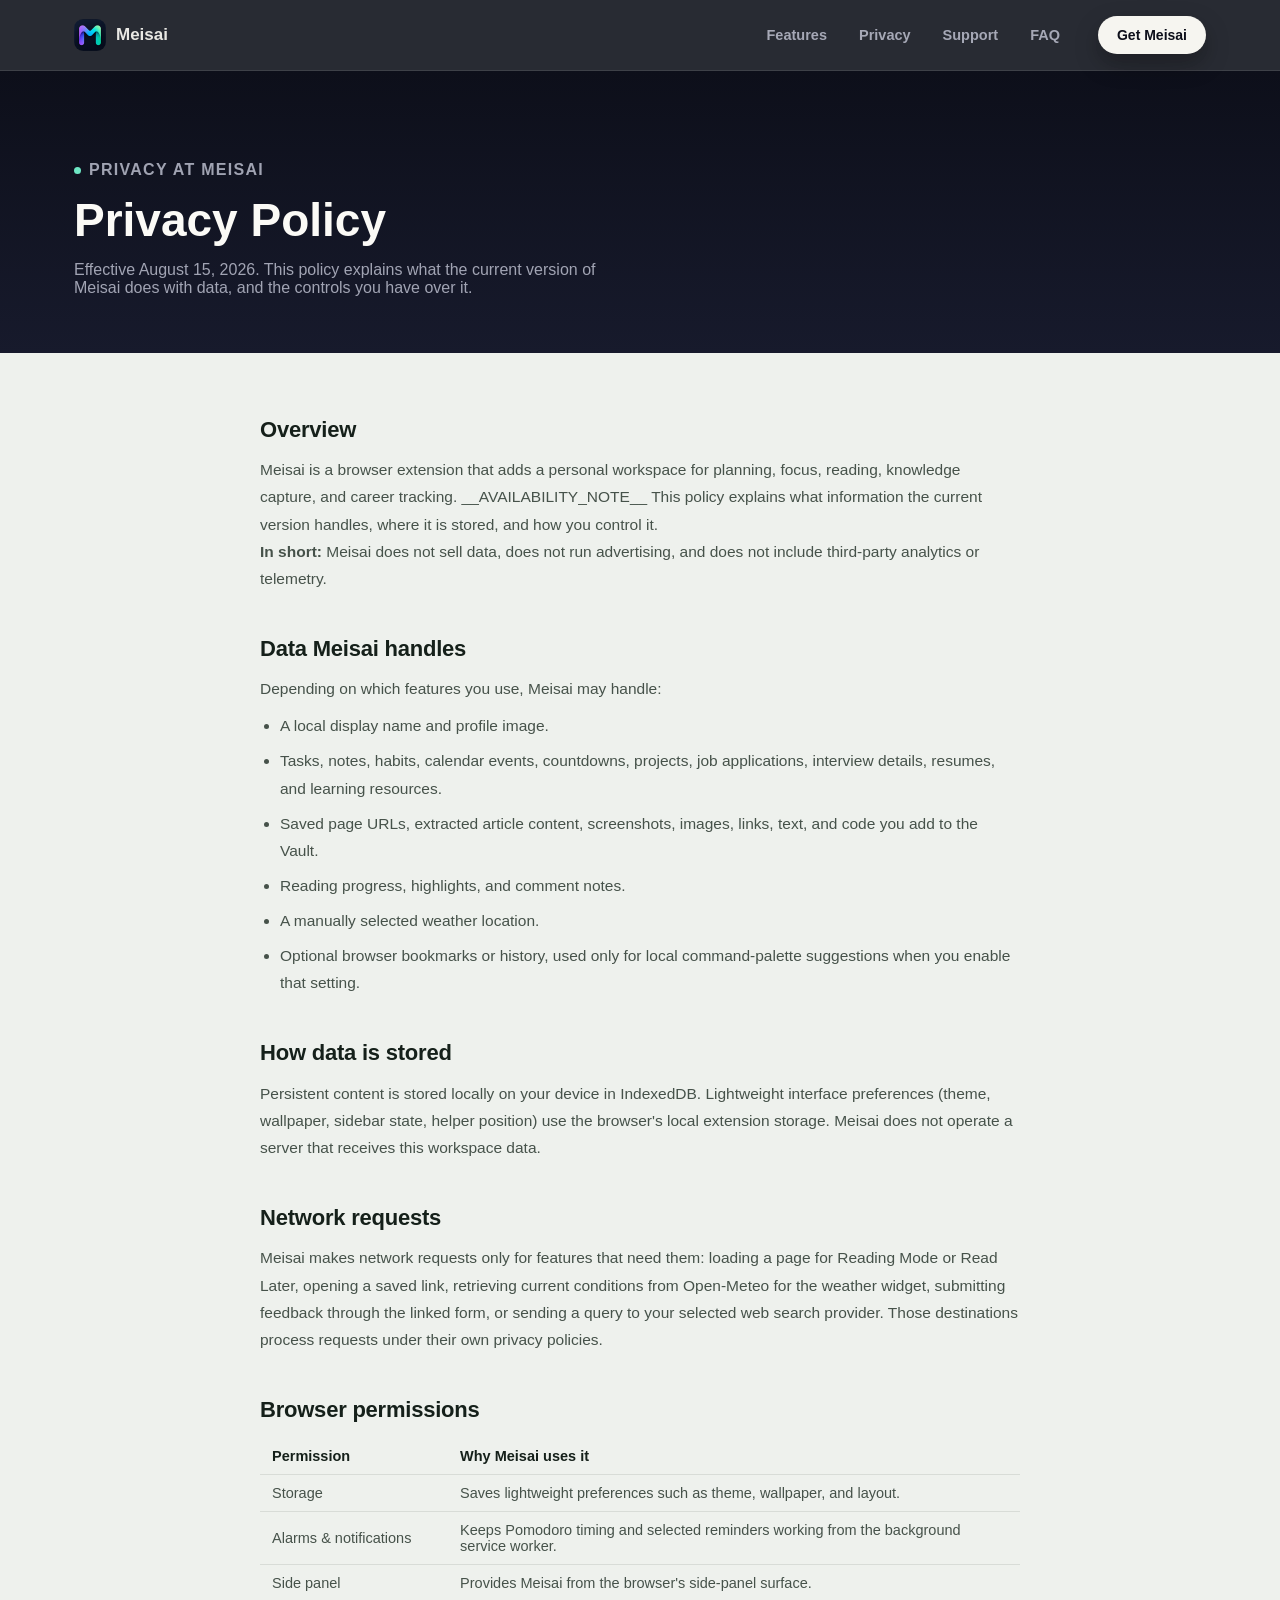
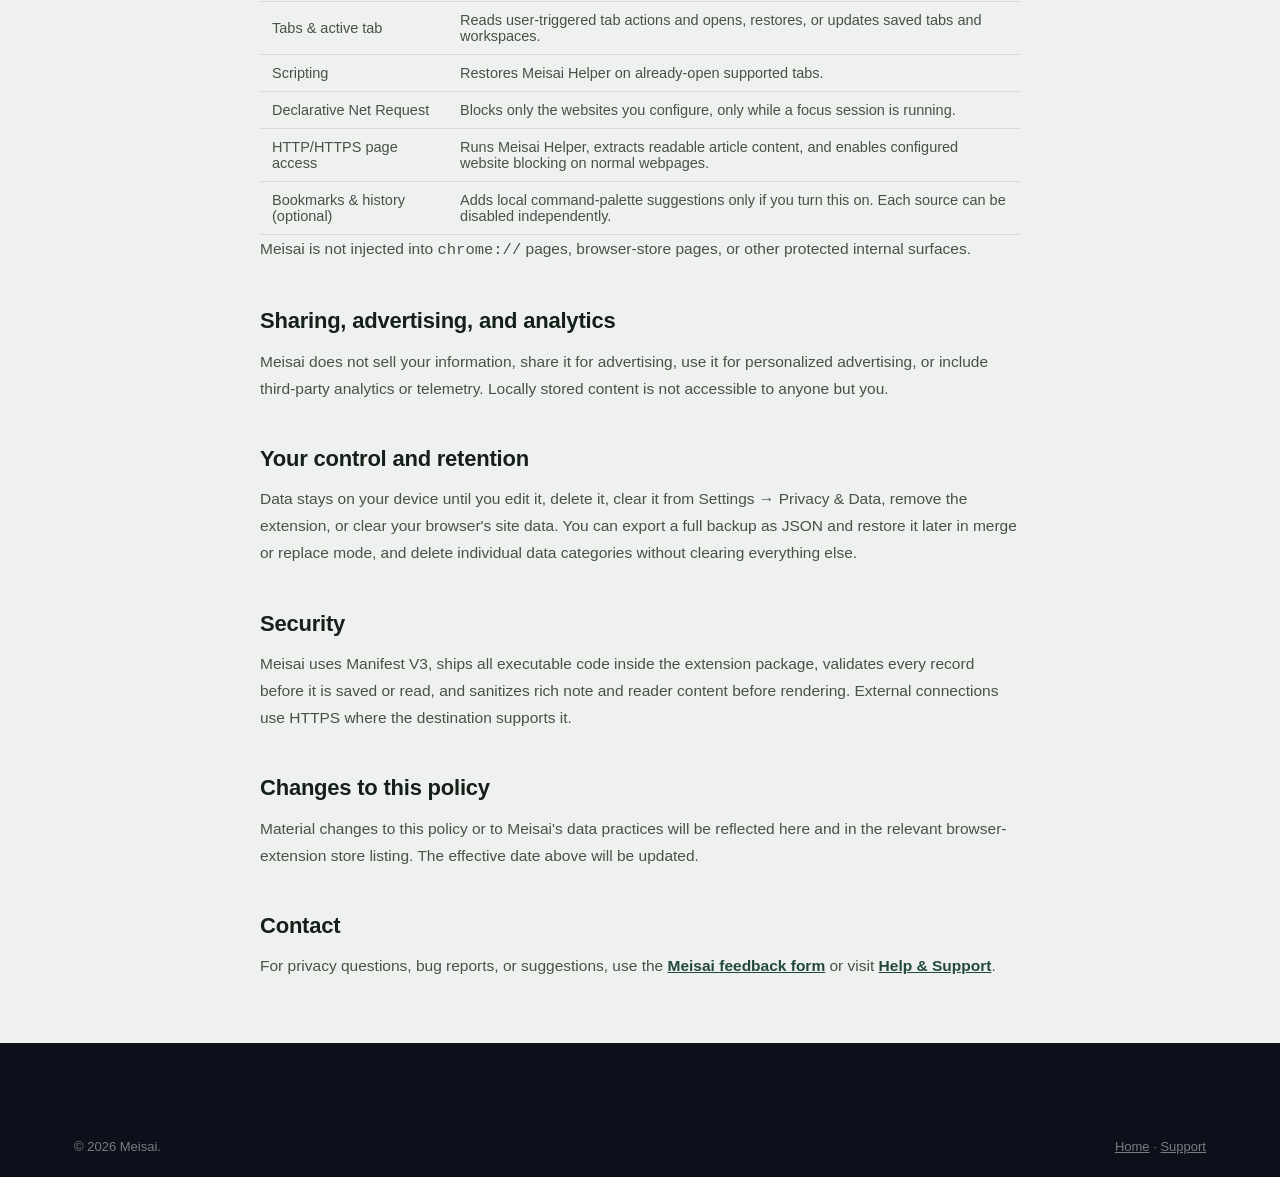
<file: website/privacy.html>
<!doctype html>
<html lang="en">
  <head>
    <meta charset="utf-8">
    <meta name="viewport" content="width=device-width, initial-scale=1">
    <title>Privacy Policy | Meisai</title>
    <meta name="description" content="How Meisai stores and processes data locally, why each browser permission is used, and the controls available to users.">
    <meta name="robots" content="index, follow">
    <meta name="theme-color" content="#0d0f1a">
    <link rel="canonical" href="__SITE_URL__/privacy.html">
    <link rel="icon" href="assets/meisai-logo.png" type="image/png">
    <link rel="stylesheet" href="styles.css">
    <meta property="og:type" content="website">
    <meta property="og:title" content="Meisai Privacy Policy">
    <meta property="og:description" content="How Meisai stores and processes data locally, why each browser permission is used, and the controls available to users.">
    <meta property="og:url" content="__SITE_URL__/privacy.html">
    <meta property="og:image" content="__SITE_URL__/assets/meisai-link-preview.png">
    <meta property="og:image:secure_url" content="__SITE_URL__/assets/meisai-link-preview.png">
    <meta property="og:image:type" content="image/png">
    <meta property="og:image:width" content="1674">
    <meta property="og:image:height" content="941">
    <meta property="og:image:alt" content="Meisai personal browser workspace with tasks, habits, notes, focus, reading, learning, projects, and career tools">
    <meta name="twitter:card" content="summary_large_image">
    <meta name="twitter:image" content="__SITE_URL__/assets/meisai-link-preview.png">
    <meta name="twitter:image:alt" content="Meisai personal browser workspace with tasks, habits, notes, focus, reading, learning, projects, and career tools">
  </head>
  <body>
    <a class="skip-link" href="#main">Skip to content</a>
    <header class="site-header" data-site-header>
      <div class="container nav-shell">
        <a class="brand" href="./" aria-label="Meisai home"><img src="assets/meisai-logo.png" width="32" height="32" alt=""><span>Meisai</span></a>
        <button class="nav-toggle" type="button" aria-expanded="false" aria-controls="site-nav" data-nav-toggle><span class="visually-hidden">Open navigation</span><i></i><i></i><i></i></button>
        <nav class="site-nav" id="site-nav" aria-label="Primary navigation" data-site-nav>
          <a href="./#feature-tasks">Features</a>
          <a href="privacy.html">Privacy</a>
          <a href="support.html">Support</a>
          <a href="support.html#faq">FAQ</a>
        </nav>
        <a class="button button--small button--on-navy nav-cta" href="./#get-meisai">Get Meisai</a>
      </div>
    </header>
    <main id="main">
      <section class="page-hero">
        <div class="container">
          <p class="eyebrow eyebrow--on-navy">Privacy at Meisai</p>
          <h1>Privacy Policy</h1>
          <p>Effective August 15, 2026. This policy explains what the current version of Meisai does with data, and the controls you have over it.</p>
        </div>
      </section>
      <div class="container">
        <article class="prose">
          <h2 id="overview">Overview</h2>
          <p>Meisai is a browser extension that adds a personal workspace for planning, focus, reading, knowledge capture, and career tracking. __AVAILABILITY_NOTE__ This policy explains what information the current version handles, where it is stored, and how you control it.</p>
          <p><strong>In short:</strong> Meisai does not sell data, does not run advertising, and does not include third-party analytics or telemetry.</p>

          <h2 id="data">Data Meisai handles</h2>
          <p>Depending on which features you use, Meisai may handle:</p>
          <ul>
            <li>A local display name and profile image.</li>
            <li>Tasks, notes, habits, calendar events, countdowns, projects, job applications, interview details, resumes, and learning resources.</li>
            <li>Saved page URLs, extracted article content, screenshots, images, links, text, and code you add to the Vault.</li>
            <li>Reading progress, highlights, and comment notes.</li>
            <li>A manually selected weather location.</li>
            <li>Optional browser bookmarks or history, used only for local command-palette suggestions when you enable that setting.</li>
          </ul>

          <h2 id="storage">How data is stored</h2>
          <p>Persistent content is stored locally on your device in IndexedDB. Lightweight interface preferences (theme, wallpaper, sidebar state, helper position) use the browser's local extension storage. Meisai does not operate a server that receives this workspace data.</p>

          <h2 id="network">Network requests</h2>
          <p>Meisai makes network requests only for features that need them: loading a page for Reading Mode or Read Later, opening a saved link, retrieving current conditions from Open-Meteo for the weather widget, submitting feedback through the linked form, or sending a query to your selected web search provider. Those destinations process requests under their own privacy policies.</p>

          <h2 id="permissions">Browser permissions</h2>
          <table>
            <thead><tr><th>Permission</th><th>Why Meisai uses it</th></tr></thead>
            <tbody>
              <tr><td>Storage</td><td>Saves lightweight preferences such as theme, wallpaper, and layout.</td></tr>
              <tr><td>Alarms &amp; notifications</td><td>Keeps Pomodoro timing and selected reminders working from the background service worker.</td></tr>
              <tr><td>Side panel</td><td>Provides Meisai from the browser's side-panel surface.</td></tr>
              <tr><td>Tabs &amp; active tab</td><td>Reads user-triggered tab actions and opens, restores, or updates saved tabs and workspaces.</td></tr>
              <tr><td>Scripting</td><td>Restores Meisai Helper on already-open supported tabs.</td></tr>
              <tr><td>Declarative Net Request</td><td>Blocks only the websites you configure, only while a focus session is running.</td></tr>
              <tr><td>HTTP/HTTPS page access</td><td>Runs Meisai Helper, extracts readable article content, and enables configured website blocking on normal webpages.</td></tr>
              <tr><td>Bookmarks &amp; history (optional)</td><td>Adds local command-palette suggestions only if you turn this on. Each source can be disabled independently.</td></tr>
            </tbody>
          </table>
          <p>Meisai is not injected into <code>chrome://</code> pages, browser-store pages, or other protected internal surfaces.</p>

          <h2 id="sharing">Sharing, advertising, and analytics</h2>
          <p>Meisai does not sell your information, share it for advertising, use it for personalized advertising, or include third-party analytics or telemetry. Locally stored content is not accessible to anyone but you.</p>

          <h2 id="control">Your control and retention</h2>
          <p>Data stays on your device until you edit it, delete it, clear it from Settings → Privacy &amp; Data, remove the extension, or clear your browser's site data. You can export a full backup as JSON and restore it later in merge or replace mode, and delete individual data categories without clearing everything else.</p>

          <h2 id="security">Security</h2>
          <p>Meisai uses Manifest V3, ships all executable code inside the extension package, validates every record before it is saved or read, and sanitizes rich note and reader content before rendering. External connections use HTTPS where the destination supports it.</p>

          <h2 id="changes">Changes to this policy</h2>
          <p>Material changes to this policy or to Meisai's data practices will be reflected here and in the relevant browser-extension store listing. The effective date above will be updated.</p>

          <h2 id="contact">Contact</h2>
          <p>For privacy questions, bug reports, or suggestions, use the <a href="__FEEDBACK_URL__" target="_blank" rel="noopener noreferrer">Meisai feedback form</a> or visit <a href="support.html">Help &amp; Support</a>.</p>
        </article>
      </div>
    </main>
    <footer class="site-footer">
      <div class="container footer-bottom">
        <span>© <span data-current-year></span> Meisai.</span>
        <span><a href="./">Home</a> · <a href="support.html">Support</a></span>
      </div>
    </footer>
    <script src="script.js" defer></script>
  </body>
</html>
</file>
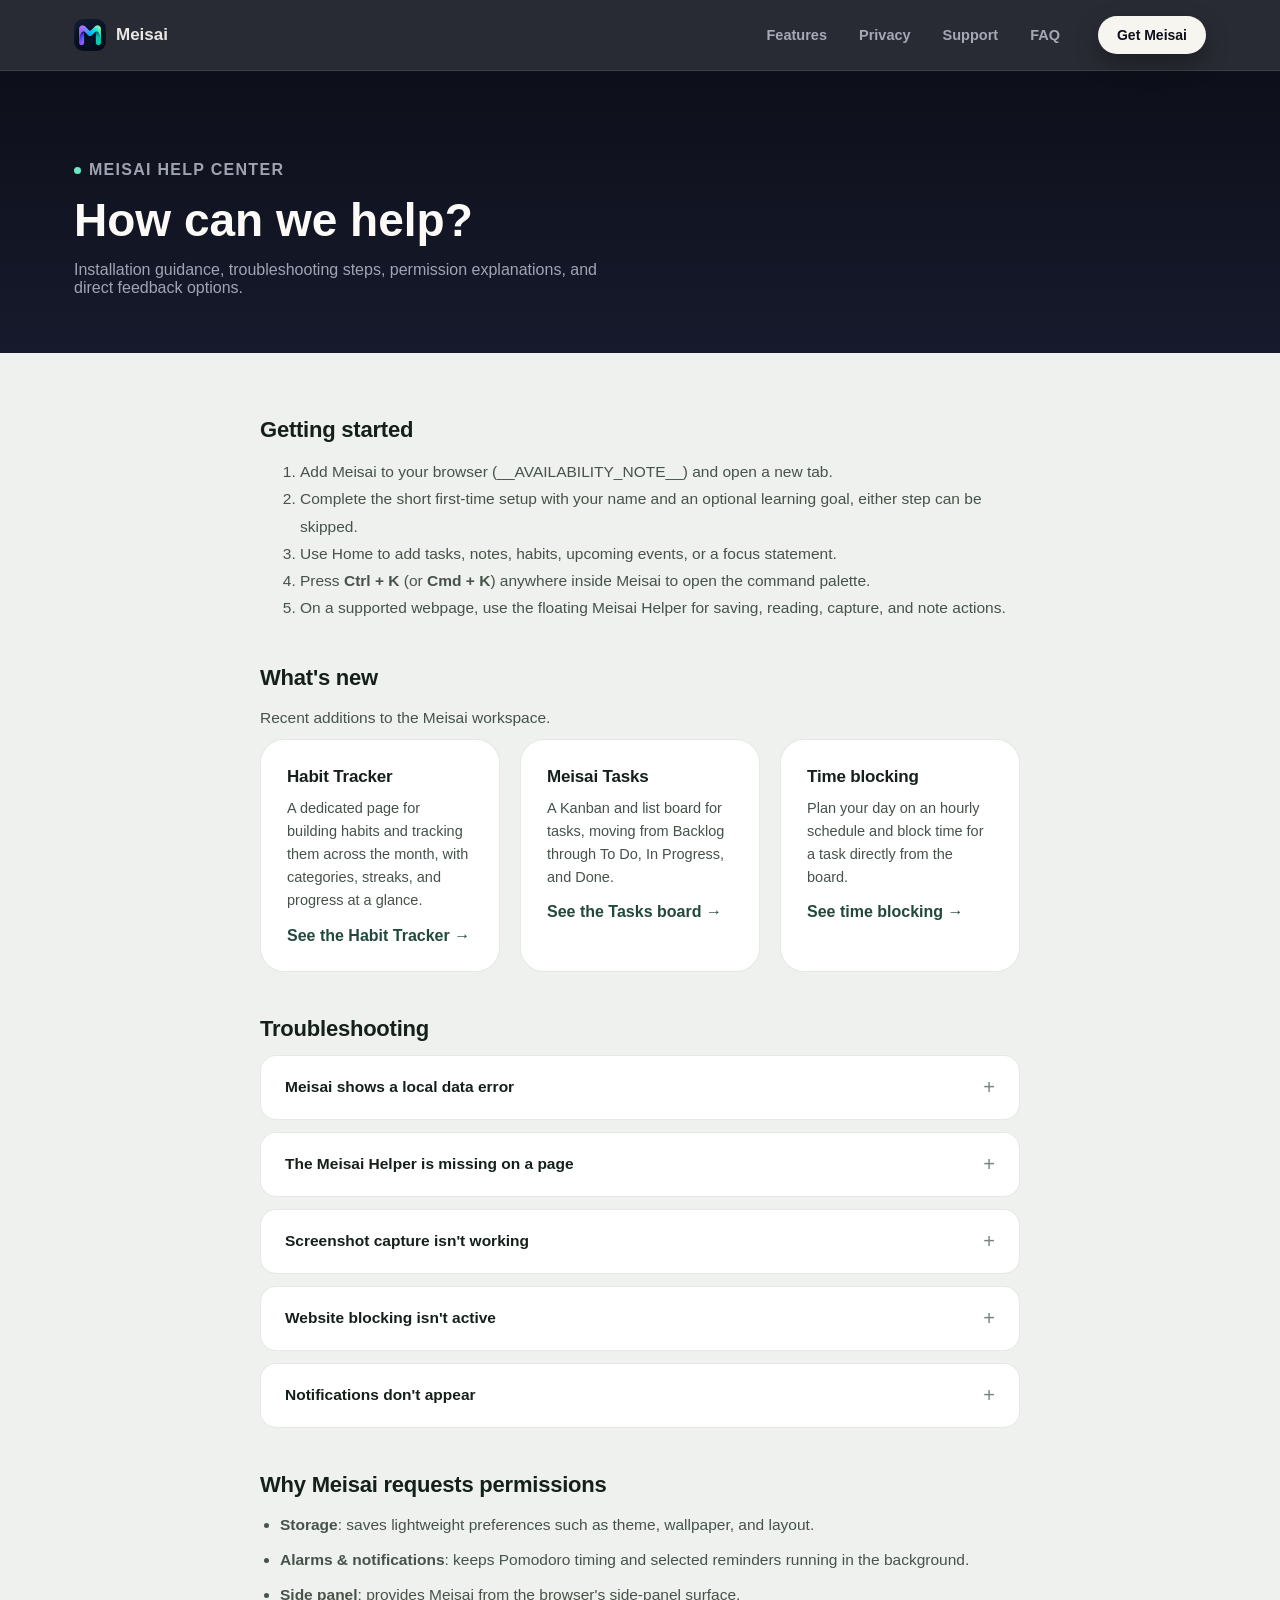
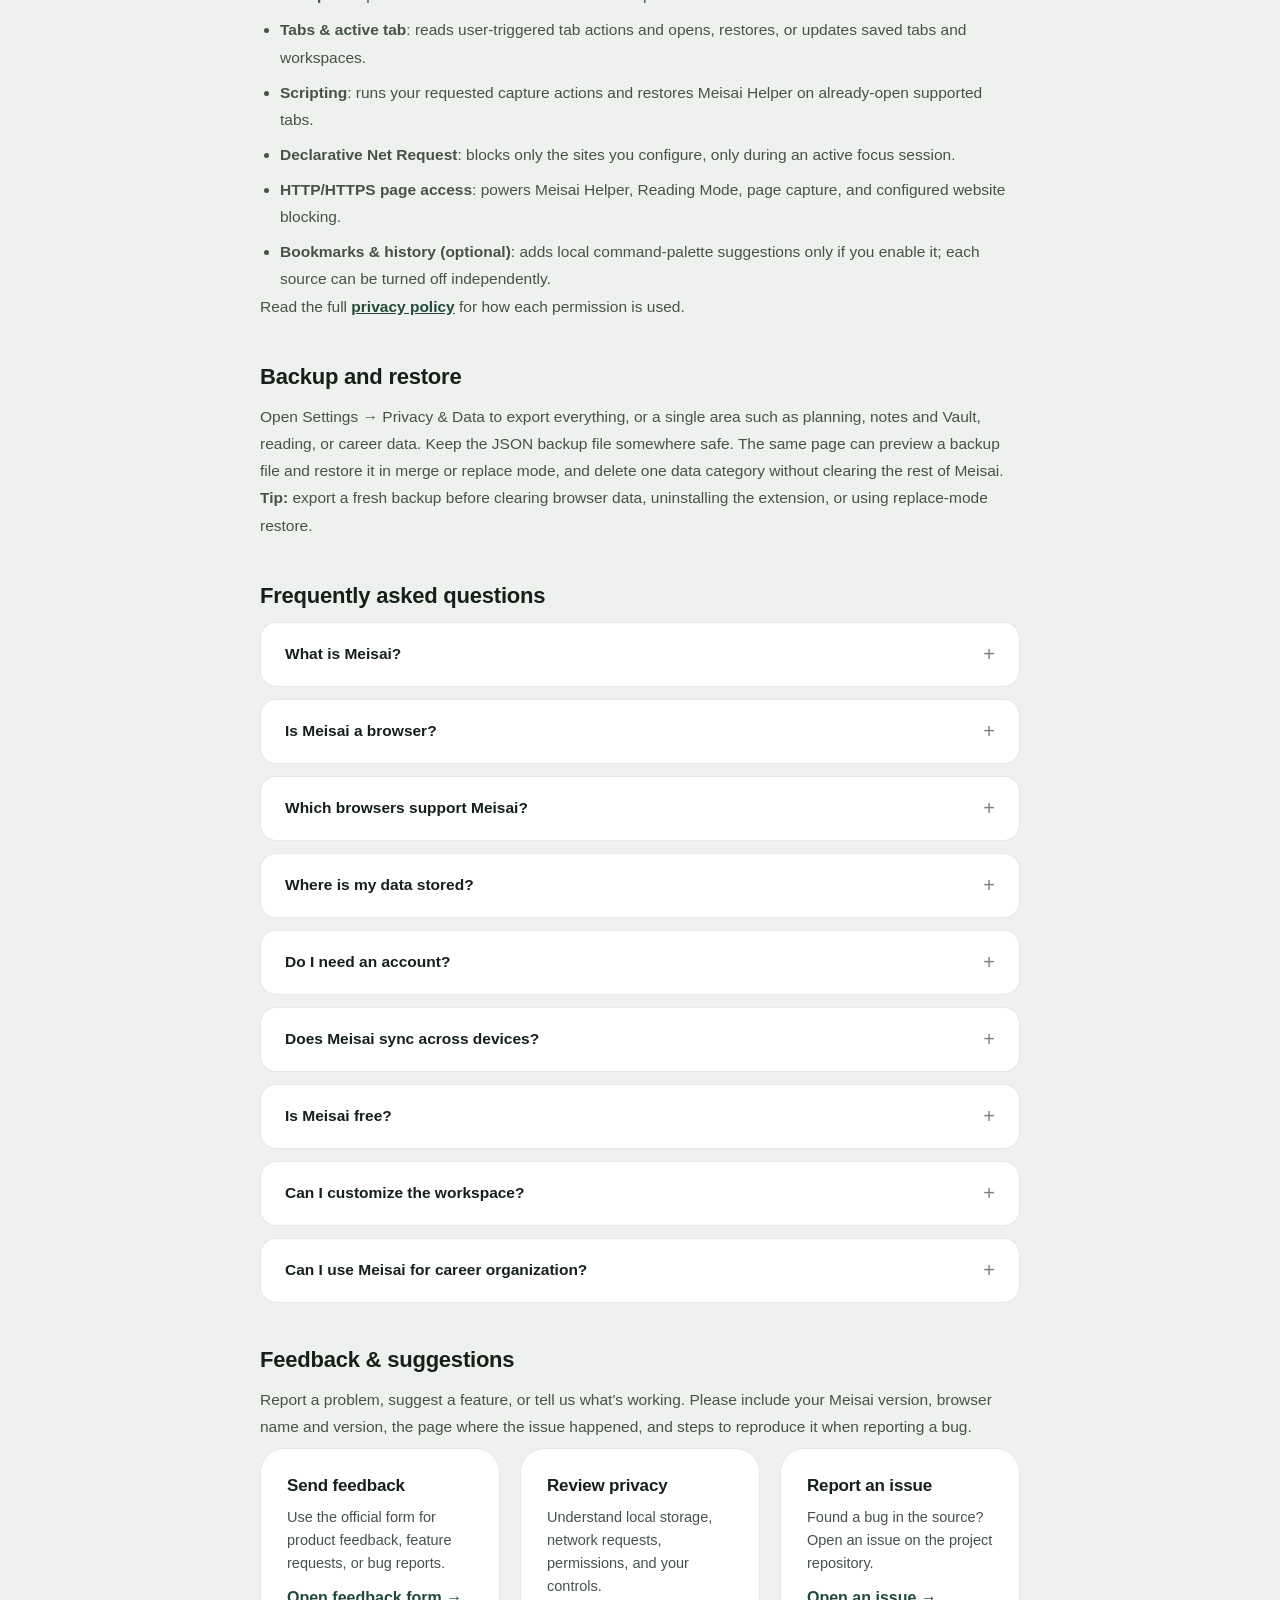
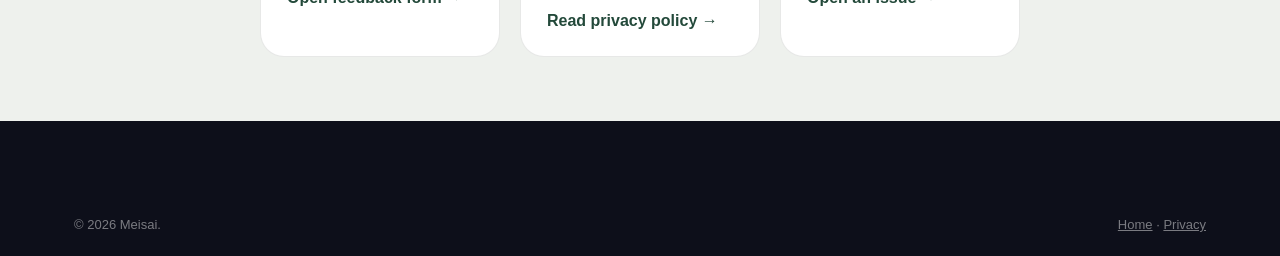
<file: website/support.html>
<!doctype html>
<html lang="en">
  <head>
    <meta charset="utf-8">
    <meta name="viewport" content="width=device-width, initial-scale=1">
    <title>Help &amp; Support | Meisai</title>
    <meta name="description" content="Get help installing and using Meisai, troubleshoot common issues, understand browser permissions, and send feedback.">
    <meta name="robots" content="index, follow">
    <meta name="theme-color" content="#0d0f1a">
    <link rel="canonical" href="__SITE_URL__/support.html">
    <link rel="icon" href="assets/meisai-logo.png" type="image/png">
    <link rel="stylesheet" href="styles.css">
    <meta property="og:type" content="website">
    <meta property="og:title" content="Meisai Help &amp; Support">
    <meta property="og:description" content="Installation, troubleshooting, permissions, backup, and feedback for Meisai.">
    <meta property="og:url" content="__SITE_URL__/support.html">
    <meta property="og:image" content="__SITE_URL__/assets/meisai-link-preview.png">
    <meta property="og:image:secure_url" content="__SITE_URL__/assets/meisai-link-preview.png">
    <meta property="og:image:type" content="image/png">
    <meta property="og:image:width" content="1674">
    <meta property="og:image:height" content="941">
    <meta property="og:image:alt" content="Meisai personal browser workspace with tasks, habits, notes, focus, reading, learning, projects, and career tools">
    <meta name="twitter:card" content="summary_large_image">
    <meta name="twitter:image" content="__SITE_URL__/assets/meisai-link-preview.png">
    <meta name="twitter:image:alt" content="Meisai personal browser workspace with tasks, habits, notes, focus, reading, learning, projects, and career tools">
  </head>
  <body>
    <a class="skip-link" href="#main">Skip to content</a>
    <header class="site-header" data-site-header>
      <div class="container nav-shell">
        <a class="brand" href="./" aria-label="Meisai home"><img src="assets/meisai-logo.png" width="32" height="32" alt=""><span>Meisai</span></a>
        <button class="nav-toggle" type="button" aria-expanded="false" aria-controls="site-nav" data-nav-toggle><span class="visually-hidden">Open navigation</span><i></i><i></i><i></i></button>
        <nav class="site-nav" id="site-nav" aria-label="Primary navigation" data-site-nav>
          <a href="./#feature-tasks">Features</a>
          <a href="privacy.html">Privacy</a>
          <a href="support.html">Support</a>
          <a href="#faq">FAQ</a>
        </nav>
        <a class="button button--small button--on-navy nav-cta" href="./#get-meisai">Get Meisai</a>
      </div>
    </header>
    <main id="main">
      <section class="page-hero">
        <div class="container">
          <p class="eyebrow eyebrow--on-navy">Meisai Help Center</p>
          <h1>How can we help?</h1>
          <p>Installation guidance, troubleshooting steps, permission explanations, and direct feedback options.</p>
        </div>
      </section>
      <div class="container">
        <article class="prose">
          <h2 id="getting-started">Getting started</h2>
          <ol>
            <li>Add Meisai to your browser (__AVAILABILITY_NOTE__) and open a new tab.</li>
            <li>Complete the short first-time setup with your name and an optional learning goal, either step can be skipped.</li>
            <li>Use Home to add tasks, notes, habits, upcoming events, or a focus statement.</li>
            <li>Press <strong>Ctrl + K</strong> (or <strong>Cmd + K</strong>) anywhere inside Meisai to open the command palette.</li>
            <li>On a supported webpage, use the floating Meisai Helper for saving, reading, capture, and note actions.</li>
          </ol>

          <h2 id="whats-new">What's new</h2>
          <p>Recent additions to the Meisai workspace.</p>
          <div class="support-grid">
            <div class="support-card">
              <h3>Habit Tracker</h3>
              <p>A dedicated page for building habits and tracking them across the month, with categories, streaks, and progress at a glance.</p>
              <a href="./#feature-habits">See the Habit Tracker →</a>
            </div>
            <div class="support-card">
              <h3>Meisai Tasks</h3>
              <p>A Kanban and list board for tasks, moving from Backlog through To Do, In Progress, and Done.</p>
              <a href="./#feature-meisai-tasks">See the Tasks board →</a>
            </div>
            <div class="support-card">
              <h3>Time blocking</h3>
              <p>Plan your day on an hourly schedule and block time for a task directly from the board.</p>
              <a href="./#feature-meisai-tasks">See time blocking →</a>
            </div>
          </div>

          <h2 id="troubleshooting">Troubleshooting</h2>
          <div class="faq-list">
            <details class="faq-item">
              <summary>Meisai shows a local data error</summary>
              <div class="faq-body">Reload the extension from <code>about:addons</code> in Firefox, or <code>edge://extensions</code> in Edge, or <code>chrome://extensions</code> in Chrome or Brave, then reopen a new tab. Your existing local data is not affected by the error screen. If it continues, include the error text in a feedback report.</div>
            </details>
            <details class="faq-item">
              <summary>The Meisai Helper is missing on a page</summary>
              <div class="faq-body">Browsers block extensions from running on protected internal pages and extension-store pages. Test on a normal HTTP or HTTPS page, and reload that page after reloading Meisai.</div>
            </details>
            <details class="faq-item">
              <summary>Screenshot capture isn't working</summary>
              <div class="faq-body">Open Meisai Helper from a normal webpage and confirm the extension is enabled for that site, then retry. Capture is not available on protected internal pages.</div>
            </details>
            <details class="faq-item">
              <summary>Website blocking isn't active</summary>
              <div class="faq-body">Blocking only runs while a Pomodoro focus session is in progress. Add domains under Settings → Website Blocking, then start the focus timer.</div>
            </details>
            <details class="faq-item">
              <summary>Notifications don't appear</summary>
              <div class="faq-body">Enable the notification categories you want in Settings → Privacy &amp; Data, and confirm notifications are allowed for your browser at the operating-system level.</div>
            </details>
          </div>

          <h2 id="permissions">Why Meisai requests permissions</h2>
          <ul>
            <li><strong>Storage</strong>: saves lightweight preferences such as theme, wallpaper, and layout.</li>
            <li><strong>Alarms &amp; notifications</strong>: keeps Pomodoro timing and selected reminders running in the background.</li>
            <li><strong>Side panel</strong>: provides Meisai from the browser's side-panel surface.</li>
            <li><strong>Tabs &amp; active tab</strong>: reads user-triggered tab actions and opens, restores, or updates saved tabs and workspaces.</li>
            <li><strong>Scripting</strong>: runs your requested capture actions and restores Meisai Helper on already-open supported tabs.</li>
            <li><strong>Declarative Net Request</strong>: blocks only the sites you configure, only during an active focus session.</li>
            <li><strong>HTTP/HTTPS page access</strong>: powers Meisai Helper, Reading Mode, page capture, and configured website blocking.</li>
            <li><strong>Bookmarks &amp; history (optional)</strong>: adds local command-palette suggestions only if you enable it; each source can be turned off independently.</li>
          </ul>
          <p>Read the full <a href="privacy.html">privacy policy</a> for how each permission is used.</p>

          <h2 id="backup">Backup and restore</h2>
          <p>Open Settings → Privacy &amp; Data to export everything, or a single area such as planning, notes and Vault, reading, or career data. Keep the JSON backup file somewhere safe. The same page can preview a backup file and restore it in merge or replace mode, and delete one data category without clearing the rest of Meisai.</p>
          <p><strong>Tip:</strong> export a fresh backup before clearing browser data, uninstalling the extension, or using replace-mode restore.</p>

          <h2 id="faq">Frequently asked questions</h2>
          <div class="faq-list">
            <details class="faq-item">
              <summary>What is Meisai?</summary>
              <div class="faq-body">Meisai is a personal workspace that adds planning, capture, knowledge, reading, focus, and career tools to the browser you already use.</div>
            </details>
            <details class="faq-item">
              <summary>Is Meisai a browser?</summary>
              <div class="faq-body">No. Meisai is a workspace layer delivered through your browser. It doesn't replace your browser's web engine or your normal browsing experience.</div>
            </details>
            <details class="faq-item">
              <summary>Which browsers support Meisai?</summary>
              <div class="faq-body">__AVAILABILITY_NOTE__</div>
            </details>
            <details class="faq-item">
              <summary>Where is my data stored?</summary>
              <div class="faq-body">Currently, core workspace data is stored locally on your device, in your browser's local storage.</div>
            </details>
            <details class="faq-item">
              <summary>Do I need an account?</summary>
              <div class="faq-body">No. Core features work without signing up or creating an account.</div>
            </details>
            <details class="faq-item">
              <summary>Does Meisai sync across devices?</summary>
              <div class="faq-body">Not yet. Meisai currently stores your workspace locally. Cross-device cloud sync is planned for a future version.</div>
            </details>
            <details class="faq-item">
              <summary>Is Meisai free?</summary>
              <div class="faq-body">Yes, free while Meisai grows. There's no paid tier today.</div>
            </details>
            <details class="faq-item">
              <summary>Can I customize the workspace?</summary>
              <div class="faq-body">Yes. You can resize, rearrange, show, and hide supported widgets, and restore the default layout any time.</div>
            </details>
            <details class="faq-item">
              <summary>Can I use Meisai for career organization?</summary>
              <div class="faq-body">Yes, through Resume Hub and Job Tracker, both part of the current workspace.</div>
            </details>
          </div>

          <h2 id="feedback">Feedback &amp; suggestions</h2>
          <p>Report a problem, suggest a feature, or tell us what's working. Please include your Meisai version, browser name and version, the page where the issue happened, and steps to reproduce it when reporting a bug.</p>
          <div class="support-grid">
            <div class="support-card">
              <h3>Send feedback</h3>
              <p>Use the official form for product feedback, feature requests, or bug reports.</p>
              <a href="__FEEDBACK_URL__" target="_blank" rel="noopener noreferrer">Open feedback form →</a>
            </div>
            <div class="support-card">
              <h3>Review privacy</h3>
              <p>Understand local storage, network requests, permissions, and your controls.</p>
              <a href="privacy.html">Read privacy policy →</a>
            </div>
            <div class="support-card">
              <h3>Report an issue</h3>
              <p>Found a bug in the source? Open an issue on the project repository.</p>
              <a href="__ISSUES_URL__" target="_blank" rel="noopener noreferrer">Open an issue →</a>
            </div>
          </div>
        </article>
      </div>
    </main>
    <footer class="site-footer">
      <div class="container footer-bottom">
        <span>© <span data-current-year></span> Meisai.</span>
        <span><a href="./">Home</a> · <a href="privacy.html">Privacy</a></span>
      </div>
    </footer>
    <script src="script.js" defer></script>
  </body>
</html>
</file>
<file: website/styles.css>
/* ==========================================================================
   Meisai marketing site — design system
   A dark, confident hero band over calm, paper-toned content sections.
   Palette is pulled directly from the product's own UI (the violet→teal
   app-icon gradient, the forest-green accent, the cream card surfaces) so
   the site and the product feel like the same thing.
   ========================================================================== */

:root {
  --ink: #15201a;
  --ink-soft: #46524a;
  --ink-faint: #78847d;
  --paper: #ffffff;
  --paper-soft: #faf8f2;
  --paper-alt: #f1efe3;
  --bg: #eef1ed;
  --line: rgba(21, 32, 26, 0.1);
  --line-strong: rgba(21, 32, 26, 0.18);

  --forest: #23493a;
  --forest-dark: #17352a;
  --forest-soft: rgba(35, 73, 58, 0.08);

  --violet: #7c6cf0;
  --teal: #2ed1a6;
  --gradient: linear-gradient(135deg, #8b7bf7 0%, #2ed1a6 100%);

  --navy: #0d0f1a;
  --navy-soft: #171a2c;
  --navy-line: rgba(255, 255, 255, 0.1);
  --on-navy: rgba(246, 245, 240, 0.94);
  --on-navy-soft: rgba(201, 204, 219, 0.78);

  --radius-sm: 10px;
  --radius-md: 16px;
  --radius-lg: 24px;
  --radius-xl: 32px;

  --shadow-sm: 0 1px 2px rgba(13, 18, 15, 0.07);
  --shadow-md: 0 12px 30px rgba(13, 18, 15, 0.09);
  --shadow-lg: 0 30px 70px rgba(9, 11, 20, 0.22);

  --container: 1180px;
  --font: -apple-system, BlinkMacSystemFont, "Segoe UI", "Inter", Roboto, "Helvetica Neue", Arial, sans-serif;
}

* { box-sizing: border-box; }
html { scroll-behavior: smooth; }

@media (prefers-reduced-motion: reduce) {
  html { scroll-behavior: auto; }
  * { animation-duration: 0.001ms !important; animation-iteration-count: 1 !important; transition-duration: 0.001ms !important; scroll-behavior: auto !important; }
}

body {
  margin: 0;
  font-family: var(--font);
  color: var(--ink);
  background: var(--bg);
  -webkit-font-smoothing: antialiased;
  text-rendering: optimizeLegibility;
}

img, video { max-width: 100%; display: block; }
a { color: inherit; }
ul { margin: 0; padding: 0; list-style: none; }
h1, h2, h3, h4, p { margin: 0; }
button { font: inherit; }

.container {
  max-width: var(--container);
  margin-inline: auto;
  padding-inline: 24px;
}

.visually-hidden {
  position: absolute;
  width: 1px; height: 1px;
  padding: 0; margin: -1px;
  overflow: hidden;
  clip: rect(0, 0, 0, 0);
  white-space: nowrap;
  border: 0;
}

.skip-link {
  position: absolute;
  top: -48px; left: 16px;
  background: var(--forest);
  color: #fff;
  padding: 12px 18px;
  border-radius: var(--radius-sm);
  z-index: 200;
  transition: top 0.15s ease;
}
.skip-link:focus { top: 16px; }

/* ---------------------------------- eyebrow / section heading ---------- */

.eyebrow {
  display: inline-flex;
  align-items: center;
  gap: 8px;
  font-size: 13px;
  font-weight: 700;
  letter-spacing: 0.08em;
  text-transform: uppercase;
  color: var(--forest);
}
.eyebrow::before {
  content: "";
  width: 7px; height: 7px;
  border-radius: 50%;
  background: var(--forest);
}
.eyebrow--on-navy { color: #b9f3de; }
.eyebrow--on-navy::before { background: #6ee7c4; }

.section { padding-block: 108px; }
.section--tight { padding-block: 72px; }

.section-heading { max-width: 680px; margin-bottom: 56px; }
.section-heading--center { max-width: 680px; margin-inline: auto; text-align: center; }
.section-heading h2 { margin-top: 14px; margin-bottom: 16px; }
.section-heading p { color: var(--ink-soft); font-size: 16px; line-height: 1.65; }

h2 { font-size: clamp(30px, 3.4vw, 42px); line-height: 1.15; letter-spacing: -0.01em; }
h3 { font-size: 22px; line-height: 1.3; letter-spacing: -0.01em; }

/* ---------------------------------- buttons ----------------------------- */

.button {
  display: inline-flex;
  align-items: center;
  justify-content: center;
  gap: 8px;
  padding: 13px 22px;
  border-radius: 999px;
  font-weight: 650;
  font-size: 15px;
  text-decoration: none;
  border: 1px solid transparent;
  cursor: pointer;
  transition: transform 0.15s ease, box-shadow 0.15s ease, background 0.15s ease, border-color 0.15s ease, opacity 0.15s ease;
  white-space: nowrap;
}
.button:hover { transform: translateY(-1px); }
.button:active { transform: translateY(0); }

.button--primary {
  background: var(--forest);
  color: #fff;
  box-shadow: 0 10px 24px rgba(23, 53, 42, 0.28);
}
.button--primary:hover { background: var(--forest-dark); }

.button--on-navy {
  background: #f6f5f0;
  color: var(--navy);
  box-shadow: 0 10px 24px rgba(0, 0, 0, 0.3);
}
.button--on-navy:hover { background: #fff; }

.button--ghost-on-navy {
  background: rgba(255, 255, 255, 0.06);
  color: var(--on-navy);
  border-color: var(--navy-line);
}
.button--ghost-on-navy:hover { background: rgba(255, 255, 255, 0.12); }

.button--brand {
  background: var(--violet);
  color: #fff;
  box-shadow: 0 10px 26px rgba(124, 108, 240, 0.38);
}
.button--brand:hover { background: #6f5ff0; }
.button--brand svg { flex-shrink: 0; }

/* Every store button (Firefox, Edge, and Chrome/Brave once they're live)
   shares this one light-violet style — no single browser reads as more
   "primary" than another. */
.button--store {
  background: #b9adf6;
  color: var(--navy);
  box-shadow: 0 10px 24px rgba(124, 108, 240, 0.3);
}
.button--store:hover { background: #cac0f9; }

.store-row {
  display: flex;
  flex-wrap: wrap;
  justify-content: center;
  gap: 12px;
}

.button--secondary {
  background: transparent;
  color: var(--ink);
  border-color: var(--line-strong);
}
.button--secondary:hover { background: var(--paper); border-color: var(--forest); }

.button--small { padding: 10px 18px; font-size: 14px; }
.button--disabled { opacity: 0.55; cursor: default; pointer-events: none; }
.button--block { width: 100%; }

/* ---------------------------------- header ------------------------------ */

.site-header {
  position: sticky;
  top: 0;
  z-index: 100;
  background: rgba(13, 15, 26, 0.88);
  backdrop-filter: blur(16px) saturate(140%);
  -webkit-backdrop-filter: blur(16px) saturate(140%);
  border-bottom: 1px solid var(--navy-line);
  box-shadow: none;
  transition: box-shadow 0.2s ease, background 0.2s ease;
}
.site-header.is-scrolled {
  background: rgba(13, 15, 26, 0.96);
  box-shadow: 0 8px 24px rgba(9, 11, 20, 0.25);
}

.nav-shell {
  display: flex;
  align-items: center;
  gap: 20px;
  padding-block: 16px;
}

.brand {
  display: inline-flex;
  align-items: center;
  gap: 10px;
  text-decoration: none;
  color: var(--on-navy);
  font-weight: 750;
  font-size: 17px;
  margin-right: 8px;
}
.brand img { width: 32px; height: 32px; border-radius: 9px; }

.site-nav {
  display: flex;
  align-items: center;
  gap: 4px;
  margin-left: auto;
}
.site-nav > a {
  padding: 9px 14px;
  border-radius: 999px;
  text-decoration: none;
  color: var(--on-navy-soft);
  font-size: 14.5px;
  font-weight: 560;
  transition: background 0.15s ease, color 0.15s ease;
}
.site-nav > a:hover { color: var(--on-navy); background: rgba(255, 255, 255, 0.08); }

.nav-toggle {
  display: none;
  width: 40px; height: 40px;
  border-radius: 10px;
  border: 1px solid var(--navy-line);
  background: rgba(255, 255, 255, 0.05);
  align-items: center;
  justify-content: center;
  flex-direction: column;
  gap: 4px;
  cursor: pointer;
}
.nav-toggle i { width: 17px; height: 1.5px; background: var(--on-navy); border-radius: 2px; transition: transform 0.2s ease, opacity 0.2s ease; }
.nav-toggle[aria-expanded="true"] i:nth-child(1) { transform: translateY(5.5px) rotate(45deg); }
.nav-toggle[aria-expanded="true"] i:nth-child(2) { opacity: 0; }
.nav-toggle[aria-expanded="true"] i:nth-child(3) { transform: translateY(-5.5px) rotate(-45deg); }

.nav-cta { margin-left: 4px; flex-shrink: 0; }

/* feature mega-menu */
.feature-nav { position: relative; }
.feature-nav__trigger {
  display: inline-flex;
  align-items: center;
  gap: 5px;
  padding: 9px 14px;
  border-radius: 999px;
  background: none;
  border: none;
  color: var(--on-navy-soft);
  font-size: 14.5px;
  font-weight: 560;
  cursor: pointer;
  transition: background 0.15s ease, color 0.15s ease;
}
.feature-nav__trigger:hover, .feature-nav__trigger[aria-expanded="true"] { color: var(--on-navy); background: rgba(255, 255, 255, 0.08); }
.feature-nav__trigger::after {
  content: "";
  width: 7px; height: 7px;
  border-right: 1.5px solid currentColor;
  border-bottom: 1.5px solid currentColor;
  transform: rotate(45deg) translateY(-2px);
  transition: transform 0.15s ease;
}
.feature-nav__trigger[aria-expanded="true"]::after { transform: rotate(225deg) translateY(1px); }

.feature-nav__panel {
  position: absolute;
  top: calc(100% + 12px);
  left: 50%;
  transform: translateX(-50%) translateY(-6px);
  width: min(760px, 90vw);
  background: rgba(20, 22, 36, 0.98);
  border: 1px solid var(--navy-line);
  border-radius: var(--radius-lg);
  box-shadow: var(--shadow-lg);
  padding: 26px;
  display: grid;
  grid-template-columns: repeat(4, 1fr);
  gap: 22px;
  opacity: 0;
  visibility: hidden;
  pointer-events: none;
  transition: opacity 0.16s ease, transform 0.16s ease, visibility 0.16s;
}
.feature-nav.is-open .feature-nav__panel {
  opacity: 1;
  visibility: visible;
  pointer-events: auto;
  transform: translateX(-50%) translateY(0);
}
.feature-nav__panel strong {
  display: block;
  font-size: 12px;
  letter-spacing: 0.06em;
  text-transform: uppercase;
  color: #97ecc9;
  margin-bottom: 12px;
  font-weight: 700;
}
.feature-nav__panel a {
  display: block;
  padding: 7px 0;
  color: var(--on-navy-soft);
  text-decoration: none;
  font-size: 14px;
}
.feature-nav__panel a:hover { color: #fff; }

/* ---------------------------------- hero -------------------------------- */

.hero {
  position: relative;
  background: radial-gradient(1100px 560px at 50% -12%, rgba(46, 209, 166, 0.24), transparent 62%),
              linear-gradient(180deg, var(--navy) 0%, var(--navy-soft) 100%);
  color: var(--on-navy);
  overflow: hidden;
  padding-top: 104px;
}
.hero-stack {
  max-width: 760px;
  margin-inline: auto;
  text-align: center;
  padding-bottom: 56px;
}
.hero-copy h1 {
  font-size: clamp(36px, 5vw, 60px);
  line-height: 1.06;
  letter-spacing: -0.02em;
  margin-top: 18px;
  color: #fbfaf6;
}
.hero-copy p.lede {
  margin: 20px auto 0;
  font-size: 20px;
  line-height: 1.6;
  color: var(--on-navy-soft);
  max-width: 75ch;
}
.hero-actions {
  display: flex;
  flex-wrap: wrap;
  justify-content: center;
  gap: 12px;
  margin-top: 32px;
}
.hero-microcopy { margin-top: 22px; color: var(--on-navy-soft); font-size: 13.5px; }

.hero-visual {
  position: relative;
  width: min(1300px, 92vw);
  margin-inline: auto;
  height: clamp(300px, 44vw, 600px);
  overflow: hidden;
  border-radius: 20px 20px 0 0;
}
.hero-visual .window { height: 100%; border-radius: 20px 20px 0 0; }
.hero-visual .window img { width: 100%; height: 100%; object-fit: cover; object-position: top center; }

/* ---------------------------------- window frame ------------------------ */

.window {
  border-radius: 16px;
  overflow: hidden;
  background: #12141f;
  box-shadow: var(--shadow-lg);
  border: 1px solid rgba(255, 255, 255, 0.09);
}
.window__bar {
  display: flex;
  align-items: center;
  gap: 8px;
  padding: 11px 14px;
  background: linear-gradient(#1c1f30, #14161f);
  border-bottom: 1px solid rgba(255, 255, 255, 0.06);
}
.window__bar i { width: 9px; height: 9px; border-radius: 50%; background: rgba(255, 255, 255, 0.22); }
.window__bar span {
  margin-left: 10px;
  font-size: 12px;
  color: rgba(255, 255, 255, 0.4);
}
.window img { width: 100%; height: auto; display: block; }

/* ---------------------------------- problem section ---------------------- */

.problem-grid {
  display: grid;
  grid-template-columns: repeat(3, 1fr);
  gap: 20px;
}
.problem-card {
  background: var(--paper);
  border: 1px solid var(--line);
  border-radius: var(--radius-lg);
  padding: 30px 26px;
}
.problem-card .number {
  font-size: 13px;
  font-weight: 750;
  color: var(--ink-faint);
  letter-spacing: 0.06em;
}
.problem-card h3 { margin-top: 14px; }

/* ---------------------------------- capabilities -------------------------- */

.capability-grid {
  display: grid;
  grid-template-columns: repeat(3, 1fr);
  gap: 20px;
}
.capability-card {
  background: var(--paper);
  border: 1px solid var(--line);
  border-radius: var(--radius-lg);
  padding: 32px 28px;
}
.capability-card__num {
  display: block;
  font-size: 13px;
  font-weight: 750;
  color: var(--violet);
  letter-spacing: 0.02em;
}
.capability-card h3 { margin-top: 44px; margin-bottom: 20px; font-size: 22px; }
.capability-card ul { display: grid; gap: 11px; }
.capability-card li {
  display: flex;
  align-items: flex-start;
  gap: 9px;
  font-size: 14.5px;
  color: var(--ink-soft);
  line-height: 1.4;
}
.capability-card li::before {
  content: "";
  flex-shrink: 0;
  margin-top: 7px;
  width: 5px; height: 5px;
  border-radius: 50%;
  background: var(--violet);
}
.problem-card p { margin-top: 10px; color: var(--ink-soft); line-height: 1.6; font-size: 15px; }

/* ---------------------------------- feature blocks (hero-style) --------- */

.feature-group { padding-block: 90px; border-top: 1px solid var(--line); }
.feature-group__intro { max-width: 640px; margin-bottom: 48px; }
.feature-group__intro h2 { margin-top: 14px; }
.feature-group__intro p { margin-top: 14px; color: var(--ink-soft); font-size: 17px; line-height: 1.6; }

.feature-block {
  display: grid;
  grid-template-columns: minmax(0, 0.86fr) minmax(0, 1.14fr);
  gap: 52px;
  align-items: center;
  margin-bottom: 26px;
}
/* When several feature-blocks share one .feature-group (e.g. the Career
   sub-features), give each one after the first real breathing room and a
   faint divider, so they don't read as one cramped run. */
.feature-group .feature-block + .feature-block {
  margin-top: 42px;
  padding-top: 64px;
  border-top: 1px solid var(--line);
}
.feature-block--reverse .feature-block__media { order: 1; }
.feature-block--reverse .feature-block__copy { order: 2; }

.feature-block__copy h3 { font-size: 26px; }
.feature-block__copy p { margin-top: 14px; color: var(--ink-soft); font-size: 16px; line-height: 1.65; }
.feature-block__list { margin-top: 18px; display: grid; gap: 10px; }
.feature-block__list li {
  display: flex;
  gap: 10px;
  font-size: 14.5px;
  color: var(--ink);
  align-items: flex-start;
  line-height: 1.5;
}
.feature-block__list li::before {
  content: "";
  flex-shrink: 0;
  margin-top: 7px;
  width: 6px; height: 6px;
  border-radius: 50%;
  background: var(--forest);
}

.feature-block__media .window {
  background: var(--paper-soft);
  border-color: var(--line);
}
.feature-block__media .window__bar { background: linear-gradient(#f3f1e8, #ece9dc); border-bottom-color: var(--line); }
.feature-block__media .window__bar i { background: rgba(21, 32, 26, 0.18); }
.feature-block__media .window__bar span { color: var(--ink-faint); }
.feature-block__media { position: relative; box-shadow: var(--shadow-md); border-radius: 16px; }

/* small floating screenshot card, overlaid on a feature image without
   adding to the section's height */
.feature-callout {
  position: absolute;
  bottom: -22px;
  right: -18px;
  z-index: 2;
  width: 42%;
  min-width: 170px;
  max-width: 240px;
  border-radius: 12px;
  overflow: hidden;
  border: 3px solid var(--paper);
  box-shadow: var(--shadow-lg);
  background: var(--paper);
}
.feature-callout img { width: 100%; height: 100%; object-fit: cover; display: block; }
.feature-block__media--tall .window img { max-height: 620px; object-fit: cover; object-position: top; }

/* A portrait dashboard-widget capture (e.g. the Tasks card) shouldn't
   stretch to the full column width like the wide browser-window
   screenshots -- shrink the frame itself and center it instead. */
.feature-block__media--compact { max-width: 220px; justify-self: center; }

/* Illustrated media panel for features without a real screenshot (Fill Info) */
.feature-block__media--icon {
  box-shadow: none;
  display: flex;
  align-items: center;
  justify-content: center;
  min-height: 360px;
  padding: 32px;
  background: linear-gradient(135deg, rgba(139, 123, 247, 0.1), rgba(46, 209, 166, 0.1));
  border: 1px solid var(--line);
}
.icon-panel {
  width: min(360px, 100%);
  background: var(--paper);
  border: 1px solid var(--line);
  border-radius: var(--radius-lg);
  padding: 30px 28px;
  box-shadow: var(--shadow-md);
}
.icon-panel__glyph {
  display: flex;
  align-items: center;
  justify-content: center;
  width: 52px; height: 52px;
  border-radius: 14px;
  background: var(--forest-soft);
  color: var(--forest);
  font-size: 22px;
  margin-bottom: 24px;
}
.icon-panel__rows { display: grid; gap: 16px; }
.icon-panel__row { display: flex; align-items: center; gap: 12px; }
.icon-panel__row span { flex: 1; height: 12px; border-radius: 6px; background: var(--paper-alt); }
.icon-panel__row.is-short span { max-width: 62%; }
.icon-panel__row i {
  position: relative;
  flex-shrink: 0;
  width: 20px; height: 20px;
  border-radius: 50%;
  background: var(--forest);
}
.icon-panel__row i::after {
  content: "";
  position: absolute;
  left: 6px; top: 3px;
  width: 6px; height: 10px;
  border: solid #fff;
  border-width: 0 2px 2px 0;
  transform: rotate(45deg);
}

/* supporting feature card grid */
.feature-cards {
  display: grid;
  grid-template-columns: repeat(3, 1fr);
  gap: 20px;
}
.feature-cards--four { grid-template-columns: repeat(4, 1fr); }
.feature-card {
  background: var(--paper);
  border: 1px solid var(--line);
  border-radius: var(--radius-lg);
  overflow: hidden;
  box-shadow: var(--shadow-sm);
  transition: box-shadow 0.2s ease, transform 0.2s ease;
}
.feature-card:hover { box-shadow: var(--shadow-md); transform: translateY(-2px); }
.feature-card__media { border-bottom: 1px solid var(--line); background: var(--paper-soft); }
.feature-card__media img { width: 100%; height: 168px; object-fit: cover; object-position: top; }
.feature-card__body { padding: 20px 22px 24px; }
.feature-card__body h3 { font-size: 17px; }
.feature-card__body p { margin-top: 8px; font-size: 14px; color: var(--ink-soft); line-height: 1.55; }

/* Meisai Helper card gets a taller, edge-anchored crop */
.feature-card--helper .feature-card__media img { object-position: right center; height: 168px; }

/* Icon-only card for features without a meaningful screenshot */
.feature-card__media--icon {
  height: 168px;
  display: flex;
  align-items: center;
  justify-content: center;
  font-size: 52px;
  color: var(--forest);
  background: linear-gradient(135deg, rgba(139, 123, 247, 0.12), rgba(46, 209, 166, 0.12));
}

/* ---------------------------------- how it works ------------------------ */

.steps {
  display: grid;
  grid-template-columns: repeat(3, 1fr);
  gap: 24px;
  counter-reset: step;
}
.step {
  position: relative;
  padding: 30px 26px 26px;
  background: var(--paper);
  border: 1px solid var(--line);
  border-radius: var(--radius-lg);
}
.step::before {
  counter-increment: step;
  content: counter(step);
  display: inline-flex;
  align-items: center;
  justify-content: center;
  width: 34px; height: 34px;
  border-radius: 50%;
  background: var(--forest);
  color: #fff;
  font-weight: 700;
  font-size: 14px;
  margin-bottom: 18px;
}
.step h3 { font-size: 18px; }
.step p { margin-top: 10px; color: var(--ink-soft); font-size: 14.5px; line-height: 1.6; }

/* ---------------------------------- privacy section ---------------------- */

.privacy-section {
  background: var(--navy);
  color: var(--on-navy);
  padding-block: 100px;
}
.privacy-grid {
  display: grid;
  grid-template-columns: minmax(0, 0.85fr) minmax(0, 1.15fr);
  gap: 56px;
  align-items: start;
}
.privacy-grid .section-heading p { color: var(--on-navy-soft); }
.privacy-list { display: grid; gap: 18px; }
.privacy-item {
  display: flex;
  gap: 16px;
  padding: 18px;
  background: rgba(255, 255, 255, 0.04);
  border: 1px solid var(--navy-line);
  border-radius: var(--radius-md);
}
.privacy-item .icon {
  flex-shrink: 0;
  width: 38px; height: 38px;
  border-radius: 10px;
  background: rgba(46, 209, 166, 0.14);
  color: #6ee7c4;
  display: flex; align-items: center; justify-content: center;
}
.privacy-item h3 { font-size: 15.5px; color: #fbfaf6; }
.privacy-item p { margin-top: 5px; font-size: 13.5px; color: var(--on-navy-soft); line-height: 1.55; }

/* ---------------------------------- tab tools (Helper / popup / tab org) - */

.tab-tools {
  background: var(--navy);
  color: var(--on-navy);
  padding-block: 108px;
}
.tab-tools .section-heading p { color: var(--on-navy-soft); }

.panel-pair {
  display: grid;
  grid-template-columns: 1fr 1fr;
  gap: 24px;
  margin-top: 48px;
}
.panel-card {
  background: rgba(255, 255, 255, 0.04);
  border: 1px solid var(--navy-line);
  border-radius: var(--radius-lg);
  overflow: hidden;
}
.panel-card__media {
  padding: 32px 32px 0;
  display: flex;
  justify-content: center;
  background: rgba(255, 255, 255, 0.02);
}
.panel-card__media .window { width: 100%; max-width: 420px; }
.panel-card__media .window img {
  width: 100%;
  height: auto;
  max-height: 420px;
  object-fit: contain;
  background: var(--paper-soft);
}
.panel-card__body { padding: 26px 32px 32px; }
.panel-card__body h3 { margin-top: 8px; font-size: 22px; color: #fbfaf6; }
.panel-card__body p { margin-top: 10px; color: var(--on-navy-soft); font-size: 15px; line-height: 1.6; }

.tab-tools__grid {
  margin-top: 24px;
  display: grid;
  grid-template-columns: repeat(3, 1fr);
  gap: 20px;
}
.tab-tools__item {
  background: rgba(255, 255, 255, 0.03);
  border: 1px solid var(--navy-line);
  border-radius: var(--radius-lg);
  padding: 26px;
}
.tab-tools__num {
  font-family: ui-monospace, SFMono-Regular, Menlo, Consolas, monospace;
  font-size: 13px;
  font-weight: 700;
  color: #6ee7c4;
  letter-spacing: 0.05em;
}
.tab-tools__item h3 { margin-top: 14px; font-size: 18px; color: #fbfaf6; }
.tab-tools__item p { margin-top: 10px; color: var(--on-navy-soft); font-size: 14.5px; line-height: 1.6; }

/* ---------------------------------- availability ------------------------ */

.availability {
  background: var(--paper-soft);
  border: 1px solid var(--line);
  border-radius: var(--radius-xl);
  padding: 56px;
  text-align: center;
}
.store-grid {
  display: flex;
  justify-content: center;
  flex-wrap: wrap;
  gap: 14px;
  margin-top: 30px;
}
.store-card {
  display: flex;
  align-items: center;
  gap: 12px;
  padding: 14px 22px;
  background: var(--paper);
  border: 1px solid var(--line-strong);
  border-radius: var(--radius-md);
  text-decoration: none;
  color: var(--ink);
  min-width: 200px;
  transition: border-color 0.15s ease, box-shadow 0.15s ease;
}
.store-card:hover { border-color: var(--forest); box-shadow: var(--shadow-sm); }
.store-card strong { display: block; font-size: 15px; }
.store-card span { font-size: 12.5px; color: var(--ink-faint); }
.store-card.is-disabled { opacity: 0.55; pointer-events: none; }
.availability-note { margin-top: 22px; color: var(--ink-soft); font-size: 14px; }

/* ---------------------------------- FAQ ---------------------------------- */

.faq-list { max-width: 780px; margin-inline: auto; display: grid; gap: 12px; }
.faq-item {
  background: var(--paper);
  border: 1px solid var(--line);
  border-radius: var(--radius-md);
  overflow: hidden;
}
.faq-item summary {
  list-style: none;
  cursor: pointer;
  padding: 20px 24px;
  display: flex;
  align-items: center;
  justify-content: space-between;
  gap: 16px;
  font-weight: 620;
  font-size: 15.5px;
}
.faq-item summary::-webkit-details-marker { display: none; }
.faq-item summary::after {
  content: "+";
  flex-shrink: 0;
  font-size: 20px;
  font-weight: 400;
  color: var(--ink-faint);
  transition: transform 0.18s ease;
}
.faq-item[open] summary::after { transform: rotate(45deg); }
.faq-item .faq-body { padding: 0 24px 22px; color: var(--ink-soft); font-size: 14.5px; line-height: 1.65; }

/* ---------------------------------- final CTA ---------------------------- */

.final-cta {
  background: linear-gradient(135deg, #171a2c 0%, #0d0f1a 100%);
  color: var(--on-navy);
  border-radius: var(--radius-xl);
  padding: 64px 48px;
  text-align: center;
  position: relative;
  overflow: hidden;
}
.final-cta::before {
  content: "";
  position: absolute; inset: 0;
  background: radial-gradient(600px 300px at 50% 0%, rgba(46, 209, 166, 0.28), transparent 70%);
  pointer-events: none;
}
.final-cta > * { position: relative; }
.final-cta h2 { color: #fbfaf6; }
.final-cta p { margin-top: 14px; color: var(--on-navy-soft); font-size: 16px; }
.final-cta .hero-actions { justify-content: center; margin-top: 28px; }

/* ---------------------------------- status bar --------------------------- */

.status-bar {
  background: var(--navy-soft);
  border-top: 1px solid var(--navy-line);
  border-bottom: 1px solid var(--navy-line);
}
.status-bar .container {
  display: flex;
  align-items: center;
  justify-content: center;
  gap: 18px;
  flex-wrap: wrap;
  padding-block: 18px;
  text-align: center;
}
.status-bar__label {
  display: inline-flex;
  align-items: center;
  gap: 8px;
  color: var(--on-navy);
  font-size: 14.5px;
  font-weight: 600;
}
.status-bar__label span.dot {
  width: 8px; height: 8px;
  border-radius: 50%;
  background: #6ee7c4;
  box-shadow: 0 0 0 4px rgba(110, 231, 196, 0.18);
}

/* ---------------------------------- equation visual ----------------------- */

.equation {
  display: grid;
  grid-template-columns: 1fr auto 1fr auto 1fr;
  gap: 18px;
  align-items: center;
  margin-top: 48px;
}
.equation__item {
  background: var(--paper);
  border: 1px solid var(--line);
  border-radius: var(--radius-lg);
  padding: 28px 24px;
  text-align: center;
}
.equation__item strong { display: block; font-size: 18px; margin-bottom: 10px; }
.equation__item p { color: var(--ink-soft); font-size: 14px; line-height: 1.6; }
.equation__item--result {
  background: var(--forest);
  color: #fff;
  border-color: var(--forest);
}
.equation__item--result strong { color: #fff; }
.equation__item--result p { color: rgba(255, 255, 255, 0.82); }
.equation__op {
  font-size: 28px;
  font-weight: 300;
  color: var(--ink-faint);
  text-align: center;
}

/* ---------------------------------- comparison flow ------------------------ */

.comparison {
  display: grid;
  grid-template-columns: 1fr 1fr;
  gap: 20px;
}
.comparison__col {
  background: var(--paper);
  border: 1px solid var(--line);
  border-radius: var(--radius-lg);
  padding: 28px;
}
.comparison__col h3 { font-size: 15px; text-transform: uppercase; letter-spacing: 0.05em; color: var(--ink-faint); margin-bottom: 20px; }
.comparison__flow { display: flex; flex-wrap: wrap; align-items: center; gap: 10px; }
.comparison__step {
  padding: 9px 14px;
  border-radius: 999px;
  background: var(--paper-alt);
  border: 1px solid var(--line);
  font-size: 13.5px;
  font-weight: 600;
  color: var(--ink);
}
.comparison__arrow { color: var(--ink-faint); font-size: 14px; }
.comparison__col--with { border-color: var(--forest); background: var(--forest-soft); }
.comparison__col--with .comparison__step { background: var(--paper); border-color: var(--forest); color: var(--forest-dark); }

/* ---------------------------------- code block (command center) ----------- */

.code-block {
  background: #12141f;
  border: 1px solid var(--navy-line);
  border-radius: var(--radius-md);
  padding: 22px 26px;
  font-family: ui-monospace, SFMono-Regular, Menlo, Consolas, monospace;
  font-size: 14.5px;
  line-height: 2;
  color: #d7dae6;
}
.code-block .cmd { color: #6ee7c4; }
.code-block .muted { color: rgba(255, 255, 255, 0.35); }
.search-preview {
  margin-top: 16px;
  background: rgba(255, 255, 255, 0.04);
  border: 1px solid var(--navy-line);
  border-radius: var(--radius-md);
  padding: 16px 20px;
}
.search-preview input {
  width: 100%;
  background: transparent;
  border: none;
  color: var(--on-navy);
  font-size: 14.5px;
  outline: none;
}
.search-preview__results { margin-top: 10px; display: grid; gap: 6px; }
.search-preview__results span { display: block; font-size: 13px; color: var(--on-navy-soft); }
.search-preview__results strong { color: var(--on-navy); font-weight: 600; }

/* ---------------------------------- deck (fanned product-demo carousel) --- */

.deck {
  margin-top: 48px;
  display: flex;
  flex-direction: column;
  align-items: center;
}
.deck__stage {
  position: relative;
  width: 100%;
  height: clamp(250px, 39vw, 500px);
  perspective: 1400px;
  overflow: hidden;
}
.deck__card {
  position: absolute;
  top: 50%; left: 50%;
  width: min(700px, 74vw);
  aspect-ratio: 700 / 400;
  margin: 0; padding: 0; border: none; background: none; cursor: pointer;
  -webkit-tap-highlight-color: transparent;
  transform:
    translate(-50%, -50%)
    translateX(calc(var(--rel, 0) * clamp(40px, 10vw, 165px)))
    translateY(calc(var(--abs, 0) * clamp(9px, 1.5vw, 18px)))
    rotate(calc(var(--rel, 0) * 8deg))
    scale(calc(1 - var(--abs, 0) * 0.14));
  transition: transform 0.75s cubic-bezier(0.22, 0.61, 0.36, 1), opacity 0.5s ease, filter 0.5s ease;
  z-index: calc(20 - var(--abs, 0));
  filter: brightness(calc(1 - var(--abs, 0) * 0.12));
}
.deck__card.is-hidden { opacity: 0; pointer-events: none; }
.deck__card img {
  box-sizing: border-box;
  width: 100%; height: 100%;
  object-fit: contain;
  padding: 18px;
  display: block;
  border-radius: 18px;
  background: var(--paper-soft);
  border: 4px solid var(--paper);
  box-shadow: 0 18px 40px rgba(13, 15, 26, 0.22), 0 2px 6px rgba(13, 15, 26, 0.1);
  transition: border-color 0.4s ease, box-shadow 0.4s ease;
}
.deck__card[data-active="true"] img {
  border-color: #fff;
  box-shadow: 0 32px 64px rgba(13, 15, 26, 0.3), 0 6px 14px rgba(13, 15, 26, 0.14);
}

.deck__caption {
  margin-top: 20px;
  display: flex;
  align-items: center;
  gap: 10px;
  font-size: 14.5px;
  color: var(--ink-soft);
}
.deck__caption [data-deck-index] {
  font-family: ui-monospace, SFMono-Regular, Menlo, Consolas, monospace;
  font-size: 12px;
  font-weight: 700;
  color: var(--forest);
  background: var(--forest-soft);
  padding: 3px 8px;
  border-radius: 999px;
}
.deck__caption [data-deck-caption] { font-weight: 620; color: var(--ink); }

.deck__controls {
  margin-top: 18px;
  display: flex;
  align-items: center;
  gap: 12px;
}
.deck__nav, .deck__play {
  display: flex; align-items: center; justify-content: center;
  width: 36px; height: 36px;
  border-radius: 50%;
  border: 1px solid var(--line-strong);
  background: var(--paper);
  color: var(--ink);
  cursor: pointer;
  transition: border-color 0.15s ease, background 0.15s ease, transform 0.15s ease;
}
.deck__nav:hover, .deck__play:hover { border-color: var(--forest); transform: translateY(-1px); }
.deck__play { color: var(--forest); }

/* ---------------------------------- personas -------------------------------- */

.persona-grid {
  display: grid;
  grid-template-columns: repeat(5, 1fr);
  gap: 16px;
}
.persona-card {
  background: var(--paper);
  border: 1px solid var(--line);
  border-radius: var(--radius-lg);
  padding: 22px 18px;
}
.persona-card h3 { font-size: 15px; }
.persona-card p { margin-top: 8px; font-size: 13.5px; color: var(--ink-soft); line-height: 1.55; }


/* ---------------------------------- footer -------------------------------- */

.site-footer {
  background: var(--navy);
  color: var(--on-navy-soft);
  padding-top: 72px;
}
.footer-grid {
  display: grid;
  grid-template-columns: 1.4fr repeat(3, 1fr);
  gap: 40px;
  padding-bottom: 48px;
  border-bottom: 1px solid var(--navy-line);
}
.footer-brand .brand { color: #fbfaf6; }
.footer-brand p { margin-top: 14px; font-size: 14px; line-height: 1.6; max-width: 30ch; }
.footer-col h3 { font-size: 12.5px; text-transform: uppercase; letter-spacing: 0.07em; color: rgba(255,255,255,0.5); margin-bottom: 14px; }
.footer-col a {
  display: block;
  padding: 6px 0;
  color: var(--on-navy-soft);
  text-decoration: none;
  font-size: 14px;
}
.footer-col a:hover { color: #fff; }
.footer-bottom {
  display: flex;
  align-items: center;
  justify-content: space-between;
  flex-wrap: wrap;
  gap: 12px;
  padding-block: 24px;
  font-size: 13px;
  color: rgba(255, 255, 255, 0.45);
}

/* ---------------------------------- misc pages (privacy/support/404) ------ */

.page-hero {
  background: linear-gradient(180deg, var(--navy) 0%, var(--navy-soft) 100%);
  color: var(--on-navy);
  padding: 76px 0 56px;
}
.page-hero h1 { margin-top: 14px; font-size: clamp(32px, 4vw, 46px); color: #fbfaf6; }
.page-hero p { margin-top: 14px; color: var(--on-navy-soft); font-size: 16px; max-width: 60ch; }

.prose {
  max-width: 760px;
  margin-inline: auto;
  padding-block: 64px;
}
.prose h2 { margin-top: 44px; margin-bottom: 14px; font-size: 22px; }
.prose h2:first-child { margin-top: 0; }
.prose p, .prose li { color: var(--ink-soft); font-size: 15.5px; line-height: 1.75; }
.prose ul { margin-top: 10px; display: grid; gap: 8px; padding-left: 20px; list-style: disc; }
.prose a { color: var(--forest); font-weight: 600; }
.prose table { width: 100%; border-collapse: collapse; margin-top: 16px; font-size: 14.5px; }
.prose th, .prose td { text-align: left; padding: 10px 12px; border-bottom: 1px solid var(--line); color: var(--ink-soft); }
.prose th { color: var(--ink); font-weight: 650; }
.prose .updated { color: var(--ink-faint); font-size: 13.5px; margin-bottom: 8px; }

.support-grid { display: grid; grid-template-columns: repeat(3, 1fr); gap: 20px; margin-top: 8px; }

.support-card {
  background: var(--paper);
  border: 1px solid var(--line);
  border-radius: var(--radius-lg);
  padding: 26px;
}
.support-card h3 { font-size: 17px; }
.support-card p { margin-top: 8px; color: var(--ink-soft); font-size: 14.5px; line-height: 1.6; }
.support-card a { margin-top: 14px; display: inline-block; font-weight: 650; color: var(--forest); text-decoration: none; }
.support-card a:hover { text-decoration: underline; }

.error-page {
  min-height: 70vh;
  display: flex;
  align-items: center;
  justify-content: center;
  text-align: center;
  padding: 60px 24px;
  background: linear-gradient(180deg, var(--navy) 0%, var(--navy-soft) 100%);
  color: var(--on-navy);
}
.error-page img { width: 64px; height: 64px; margin-inline: auto; border-radius: 16px; }
.error-page h1 { margin-top: 22px; font-size: clamp(28px, 4vw, 40px); color: #fbfaf6; }
.error-page p { margin-top: 12px; color: var(--on-navy-soft); font-size: 16px; }
.error-page .hero-actions { justify-content: center; margin-top: 26px; }

/* ---------------------------------- reveal-on-scroll --------------------- */

[data-reveal] { opacity: 0; transform: translateY(16px); transition: opacity 0.5s ease, transform 0.5s ease; }
[data-reveal].is-visible { opacity: 1; transform: translateY(0); }

/* ---------------------------------- responsive ---------------------------- */

@media (max-width: 980px) {
  .feature-block, .feature-block--reverse .feature-block__media, .feature-block--reverse .feature-block__copy {
    order: initial;
  }
  .feature-block { grid-template-columns: 1fr; gap: 32px; }
  .problem-grid, .feature-cards, .steps, .support-grid, .capability-grid { grid-template-columns: repeat(2, 1fr); }
  .privacy-grid { grid-template-columns: 1fr; gap: 40px; }
  .footer-grid { grid-template-columns: 1fr 1fr; }
  .persona-grid { grid-template-columns: repeat(3, 1fr); }
  .panel-pair { grid-template-columns: 1fr; }
  .tab-tools__grid { grid-template-columns: repeat(2, 1fr); }
}

@media (max-width: 760px) {
  .site-nav {
    position: fixed;
    inset: 68px 12px auto 12px;
    max-height: calc(100vh - 84px);
    overflow-y: auto;
    background: #12141f;
    border: 1px solid var(--navy-line);
    border-radius: var(--radius-lg);
    padding: 12px;
    flex-direction: column;
    align-items: stretch;
    gap: 2px;
    opacity: 0;
    visibility: hidden;
    transform: translateY(-8px);
    transition: opacity 0.16s ease, transform 0.16s ease, visibility 0.16s;
    box-shadow: var(--shadow-lg);
  }
  .site-nav.is-open { opacity: 1; visibility: visible; transform: translateY(0); }
  .site-nav > a, .feature-nav__trigger { width: 100%; justify-content: space-between; padding: 13px 14px; }
  .feature-nav { width: 100%; }
  .feature-nav__panel {
    display: none;
    position: static;
    width: 100%;
    transform: none;
    margin-top: 4px;
    grid-template-columns: 1fr 1fr;
    box-shadow: none;
    border: none;
    background: rgba(0, 0, 0, 0.22);
  }
  .feature-nav.is-open .feature-nav__panel { display: grid; transform: none; }
  .nav-toggle { display: inline-flex; }
  .nav-cta { display: none; }

  .section { padding-block: 64px; }
  .problem-grid, .feature-cards, .steps, .support-grid, .footer-grid, .capability-grid { grid-template-columns: 1fr; }
  .tab-tools { padding-block: 64px; }
  .tab-tools__grid { grid-template-columns: 1fr; }
  .availability { padding: 36px 22px; }
  .final-cta { padding: 48px 24px; }
  .footer-bottom { flex-direction: column; align-items: flex-start; }
  .equation { grid-template-columns: 1fr; }
  .equation__op { transform: rotate(90deg); }
  .comparison { grid-template-columns: 1fr; }
  .persona-grid { grid-template-columns: 1fr 1fr; }
}

@media (max-width: 640px) {
  .persona-grid { grid-template-columns: 1fr; }
}
</file>
